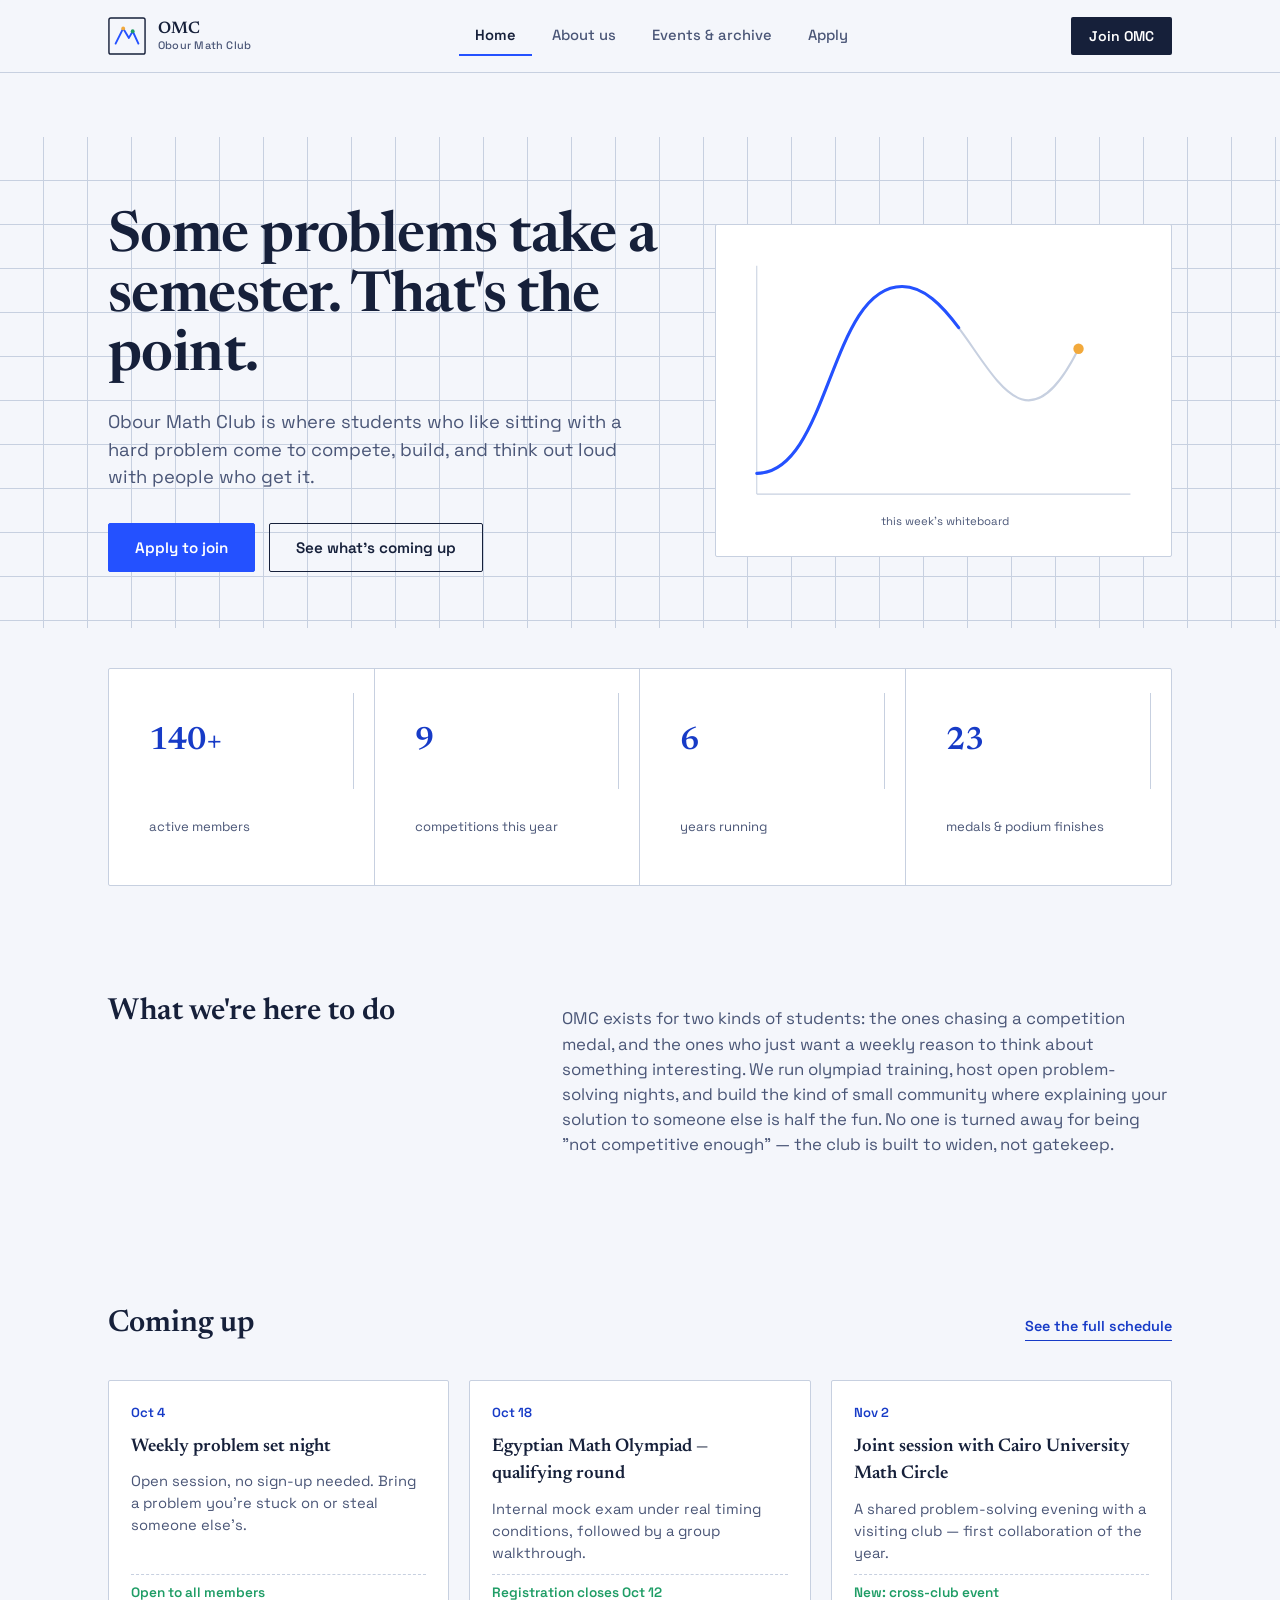
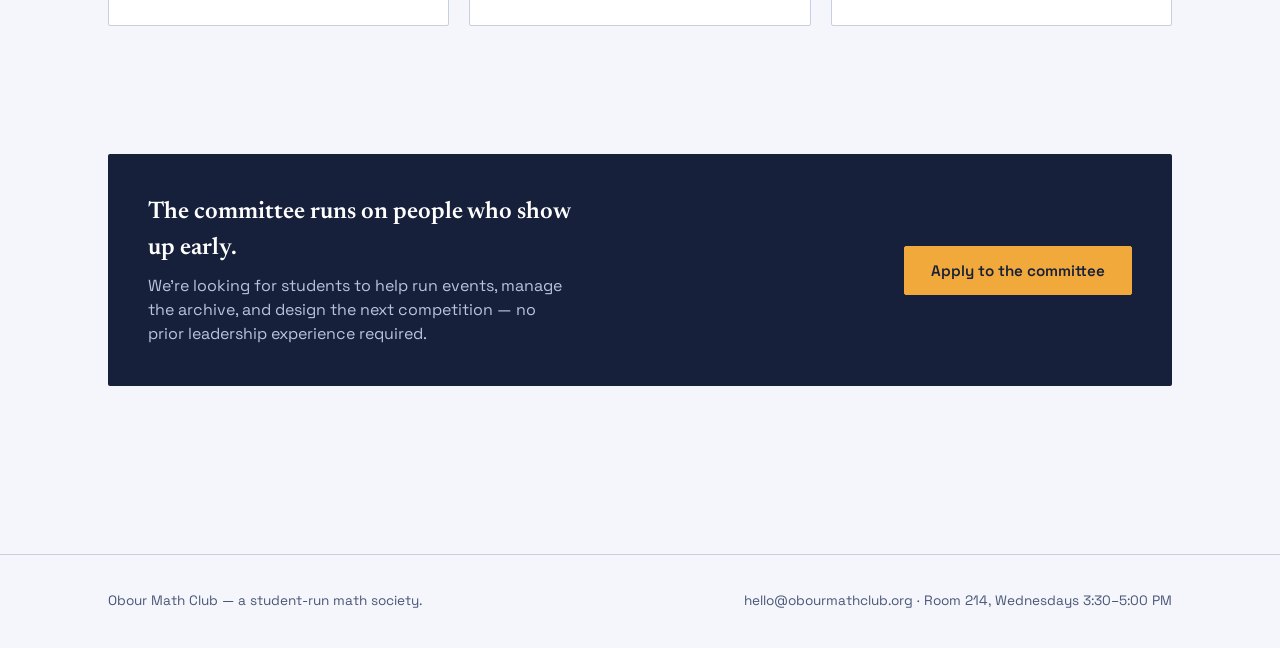
<file: index.html>
<!DOCTYPE html>
<html lang="en">
<head>
<meta charset="UTF-8">
<meta name="viewport" content="width=device-width, initial-scale=1.0">
<title>Obour Math Club</title>
<link rel="preconnect" href="https://fonts.googleapis.com">
<link href="https://fonts.googleapis.com/css2?family=Newsreader:ital,opsz,wght@0,6..72,400;0,6..72,500;0,6..72,600;0,6..72,700;1,6..72,500&family=Space+Grotesk:wght@400;500;600;700&display=swap" rel="stylesheet">
<style>
  :root{
    --paper:#F4F6FB;
    --paper-2:#EAEEF7;
    --ink:#16203A;
    --ink-soft:#4A5677;
    --line:#C7D0E0;
    --blue:#2451FF;
    --blue-deep:#173BC7;
    --amber:#F2A93B;
    --green:#1F9D66;
    --white:#FFFFFF;
    --radius:2px;
  }
  *{box-sizing:border-box;}
  html{scroll-behavior:smooth;}
  body{
    margin:0;
    background:var(--paper);
    color:var(--ink);
    font-family:'Space Grotesk', sans-serif;
    line-height:1.5;
    -webkit-font-smoothing:antialiased;
  }
  h1,h2,h3,.serif{
    font-family:'Newsreader', serif;
    font-weight:600;
    color:var(--ink);
    margin:0;
  }
  a{color:inherit;text-decoration:none;}
  button{font-family:inherit;cursor:pointer;}
  :focus-visible{outline:3px solid var(--blue); outline-offset:2px;}

  .grid-bg{
    background-image:
      linear-gradient(var(--line) 1px, transparent 1px),
      linear-gradient(90deg, var(--line) 1px, transparent 1px);
    background-size:44px 44px;
    background-position:-1px -1px;
  }

  .wrap{max-width:1120px; margin:0 auto; padding:0 28px;}

  /* ---------- NAV ---------- */
  header{
    position:sticky; top:0; z-index:50;
    background:rgba(244,246,251,0.92);
    backdrop-filter:blur(6px);
    border-bottom:1px solid var(--line);
  }
  .nav-inner{
    display:flex; align-items:center; justify-content:space-between;
    padding:16px 28px; max-width:1120px; margin:0 auto;
  }
  .brand{display:flex; align-items:center; gap:12px;}
  .brand-mark{
    width:38px; height:38px; flex:none;
  }
  .brand-name{font-family:'Newsreader', serif; font-weight:600; font-size:1.05rem; line-height:1.15;}
  .brand-name span{display:block; font-family:'Space Grotesk',sans-serif; font-weight:500; font-size:0.68rem; color:var(--ink-soft); letter-spacing:0.02em;}
  nav.links{display:flex; gap:4px;}
  nav.links button{
    background:none; border:none; padding:10px 16px; font-size:0.92rem;
    color:var(--ink-soft); font-weight:500; border-bottom:2px solid transparent;
    transition:color .15s ease, border-color .15s ease;
  }
  nav.links button:hover{color:var(--ink);}
  nav.links button.active{color:var(--ink); border-bottom-color:var(--blue); font-weight:600;}
  .nav-cta{
    background:var(--ink); color:var(--white); padding:10px 18px; font-size:0.88rem;
    font-weight:600; border-radius:var(--radius); border:none; white-space:nowrap;
  }
  .nav-cta:hover{background:var(--blue-deep);}
  .mobile-toggle{display:none; background:none; border:1px solid var(--line); padding:8px 12px; border-radius:var(--radius);}

  @media (max-width:820px){
    nav.links{display:none; position:absolute; top:100%; left:0; right:0; background:var(--paper); flex-direction:column; border-bottom:1px solid var(--line); padding:8px 0;}
    nav.links.open{display:flex;}
    nav.links button{text-align:left; padding:14px 28px; border-bottom:none; border-left:3px solid transparent;}
    nav.links button.active{border-left-color:var(--blue); background:var(--paper-2);}
    .mobile-toggle{display:block;}
    .nav-cta{display:none;}
  }

  /* ---------- PAGES ---------- */
  .page{display:none;}
  .page.active{display:block; animation:fade .35s ease;}
  @keyframes fade{from{opacity:0; transform:translateY(6px);} to{opacity:1; transform:none;}}
  @media (prefers-reduced-motion:reduce){ .page.active{animation:none;} }

  section{padding:64px 0;}
  section.tight{padding:40px 0;}
  .eyebrow-free-label{font-size:0.8rem; color:var(--ink-soft); font-weight:500;}

  /* ---------- HERO ---------- */
  .hero{padding:72px 0 56px;}
  .hero-grid{display:grid; grid-template-columns:1.1fr 0.9fr; gap:48px; align-items:center;}
  @media (max-width:900px){ .hero-grid{grid-template-columns:1fr;} }
  .hero h1{font-size:clamp(2.4rem, 4.4vw, 3.6rem); line-height:1.06; letter-spacing:-0.01em;}
  .hero p.lede{margin-top:20px; font-size:1.15rem; color:var(--ink-soft); max-width:46ch;}
  .hero-actions{display:flex; gap:14px; margin-top:32px; flex-wrap:wrap;}
  .btn{
    display:inline-block; padding:14px 26px; font-weight:600; font-size:0.95rem;
    border-radius:var(--radius); border:1.5px solid var(--ink);
  }
  .btn-primary{background:var(--blue); border-color:var(--blue); color:var(--white);}
  .btn-primary:hover{background:var(--blue-deep); border-color:var(--blue-deep);}
  .btn-ghost{background:transparent; color:var(--ink);}
  .btn-ghost:hover{background:var(--ink); color:var(--white);}

  .hero-visual{background:var(--white); border:1px solid var(--line); border-radius:var(--radius); padding:20px;}
  .hero-visual svg{width:100%; height:auto; display:block;}

  /* stat bar */
  .stat-bar{
    display:grid; grid-template-columns:repeat(4,1fr); border:1px solid var(--line); background:var(--white);
    border-radius:var(--radius); overflow:hidden;
  }
  .stat-bar div{padding:24px 20px; border-right:1px solid var(--line);}
  .stat-bar div:last-child{border-right:none;}
  .stat-num{font-family:'Newsreader',serif; font-weight:600; font-size:2rem; color:var(--blue-deep);}
  .stat-label{font-size:0.82rem; color:var(--ink-soft); margin-top:4px;}
  @media (max-width:700px){ .stat-bar{grid-template-columns:repeat(2,1fr);} .stat-bar div{border-bottom:1px solid var(--line);} }

  /* mission */
  .mission{display:grid; grid-template-columns:0.8fr 1.2fr; gap:48px;}
  @media (max-width:800px){ .mission{grid-template-columns:1fr;} }
  .mission h2{font-size:1.9rem;}
  .mission p{color:var(--ink-soft); font-size:1.05rem; max-width:60ch;}

  /* section headers */
  .section-head{display:flex; align-items:baseline; justify-content:space-between; gap:20px; margin-bottom:32px; flex-wrap:wrap;}
  .section-head h2{font-size:1.9rem;}
  .section-head a.see-all{font-size:0.9rem; font-weight:600; color:var(--blue-deep); border-bottom:1px solid var(--blue-deep); padding-bottom:2px;}

  /* event teaser cards */
  .card-row{display:grid; grid-template-columns:repeat(3,1fr); gap:20px;}
  @media (max-width:900px){ .card-row{grid-template-columns:1fr;} }
  .event-card{
    border:1px solid var(--line); background:var(--white); border-radius:var(--radius);
    padding:22px; display:flex; flex-direction:column; gap:10px;
  }
  .event-date{font-size:0.82rem; color:var(--blue-deep); font-weight:600;}
  .event-card h3{font-size:1.15rem; font-weight:600;}
  .event-card p{color:var(--ink-soft); font-size:0.92rem; margin:0;}
  .event-hook{font-size:0.85rem; color:var(--green); font-weight:600; margin-top:auto; padding-top:8px; border-top:1px dashed var(--line);}

  /* recruit banner */
  .recruit-banner{
    background:var(--ink); color:var(--white); border-radius:var(--radius);
    padding:40px 40px; display:flex; align-items:center; justify-content:space-between; gap:24px; flex-wrap:wrap;
  }
  .recruit-banner h3{color:var(--white); font-size:1.5rem; max-width:32ch;}
  .recruit-banner p{color:#B9C3E0; margin:8px 0 0; max-width:42ch;}
  .recruit-banner .btn-primary{border-color:var(--amber); background:var(--amber); color:var(--ink);}
  .recruit-banner .btn-primary:hover{background:#e0982a; border-color:#e0982a;}

  footer{border-top:1px solid var(--line); padding:36px 0; margin-top:40px;}
  .footer-inner{display:flex; justify-content:space-between; gap:20px; flex-wrap:wrap; font-size:0.85rem; color:var(--ink-soft);}

  /* ---------- ABOUT ---------- */
  .about-hero{padding:56px 0 20px;}
  .about-hero h1{font-size:clamp(2rem,3.6vw,2.8rem);}
  .about-hero p{color:var(--ink-soft); max-width:62ch; font-size:1.05rem; margin-top:16px;}

  .photo-grid{display:grid; grid-template-columns:repeat(4,1fr); gap:16px;}
  @media (max-width:820px){ .photo-grid{grid-template-columns:repeat(2,1fr);} }
  .photo{
    aspect-ratio:4/5; border-radius:var(--radius); background:var(--paper-2); border:1px solid var(--line);
    display:flex; align-items:flex-end; padding:12px; position:relative; overflow:hidden;
  }
  .photo .ph-fill{
    position:absolute; inset:0; opacity:0.9;
  }
  .photo .cap{position:relative; z-index:2; background:rgba(255,255,255,0.92); padding:6px 10px; border-radius:var(--radius); font-size:0.8rem;}
  .photo .cap b{display:block; font-size:0.85rem;}
  .photo .cap span{color:var(--ink-soft); font-size:0.74rem;}

  .gallery-grid{display:grid; grid-template-columns:repeat(3,1fr); gap:16px;}
  @media (max-width:820px){ .gallery-grid{grid-template-columns:repeat(2,1fr);} }
  .gallery-item{aspect-ratio:3/2; border-radius:var(--radius); border:1px solid var(--line); overflow:hidden; position:relative;}
  .gallery-item .cap{position:absolute; bottom:0; left:0; right:0; background:linear-gradient(transparent, rgba(22,32,58,0.75)); color:#fff; font-size:0.8rem; padding:24px 12px 10px;}

  .contact-panel{
    display:grid; grid-template-columns:1fr 1fr; gap:32px; border:1px solid var(--line); background:var(--white);
    border-radius:var(--radius); padding:32px;
  }
  @media (max-width:800px){ .contact-panel{grid-template-columns:1fr;} }
  .contact-item{display:flex; gap:14px; margin-bottom:18px;}
  .contact-item .ic{width:20px; height:20px; flex:none; margin-top:2px; color:var(--blue-deep);}
  .contact-item b{display:block; font-size:0.95rem;}
  .contact-item span{color:var(--ink-soft); font-size:0.9rem;}

  /* ---------- EVENTS ---------- */
  .subnav{display:flex; gap:8px; border-bottom:1px solid var(--line); margin-bottom:36px; overflow-x:auto;}
  .subnav button{
    background:none; border:none; padding:12px 4px; margin-right:24px; font-size:0.95rem; color:var(--ink-soft);
    border-bottom:2px solid transparent; font-weight:500; white-space:nowrap;
  }
  .subnav button.active{color:var(--ink); border-bottom-color:var(--amber); font-weight:600;}

  .timeline{position:relative; padding-left:32px; border-left:1px solid var(--line);}
  .tl-item{position:relative; padding-bottom:32px;}
  .tl-item:last-child{padding-bottom:0;}
  .tl-item::before{
    content:attr(data-n); position:absolute; left:-46px; top:0; width:28px; height:28px;
    background:var(--blue); color:#fff; border-radius:50%; display:flex; align-items:center; justify-content:center;
    font-size:0.78rem; font-weight:700;
  }
  .tl-item .tl-date{font-size:0.8rem; color:var(--blue-deep); font-weight:600;}
  .tl-item h3{font-size:1.1rem; margin-top:4px;}
  .tl-item p{color:var(--ink-soft); font-size:0.92rem; margin:6px 0 0;}

  .result-list{display:flex; flex-direction:column; border:1px solid var(--line); border-radius:var(--radius); overflow:hidden; background:var(--white);}
  .result-row{display:grid; grid-template-columns:110px 1fr auto; gap:16px; align-items:center; padding:16px 20px; border-bottom:1px solid var(--line);}
  .result-row:last-child{border-bottom:none;}
  .result-row .yr{font-weight:600; color:var(--ink-soft); font-size:0.9rem;}
  .result-row .title{font-weight:500;}
  .result-row .badge{font-size:0.78rem; font-weight:700; color:var(--green); background:#E7F6EE; padding:5px 10px; border-radius:var(--radius); white-space:nowrap;}
  @media (max-width:640px){ .result-row{grid-template-columns:1fr; gap:6px;} }

  .collab-grid{display:grid; grid-template-columns:repeat(4,1fr); gap:16px;}
  @media (max-width:700px){ .collab-grid{grid-template-columns:repeat(2,1fr);} }
  .collab-card{border:1px solid var(--line); background:var(--white); border-radius:var(--radius); padding:20px; text-align:center;}
  .collab-card .mark{width:44px; height:44px; margin:0 auto 10px;}
  .collab-card b{font-size:0.88rem;}

  .resource-grid{display:grid; grid-template-columns:repeat(3,1fr); gap:16px;}
  @media (max-width:800px){ .resource-grid{grid-template-columns:1fr;} }
  .resource-card{
    border:1px solid var(--line); background:var(--white); border-radius:var(--radius); padding:20px;
    display:flex; gap:14px; align-items:flex-start;
  }
  .resource-card .ic{width:26px; height:26px; flex:none; color:var(--amber);}
  .resource-card b{font-size:0.95rem; display:block;}
  .resource-card span{font-size:0.85rem; color:var(--ink-soft);}

  /* ---------- APPLICATION ---------- */
  .apply-grid{display:grid; grid-template-columns:0.85fr 1.15fr; gap:48px;}
  @media (max-width:900px){ .apply-grid{grid-template-columns:1fr;} }
  .apply-side h1{font-size:clamp(2rem,3.6vw,2.6rem);}
  .apply-side p{color:var(--ink-soft); margin-top:14px; max-width:42ch;}
  .apply-points{margin-top:28px; display:flex; flex-direction:column; gap:16px;}
  .apply-point{display:flex; gap:12px;}
  .apply-point .dot{width:8px; height:8px; border-radius:50%; background:var(--blue); margin-top:8px; flex:none;}
  .apply-point b{font-size:0.95rem; display:block;}
  .apply-point span{font-size:0.88rem; color:var(--ink-soft);}

  .form-panel{background:var(--white); border:1px solid var(--line); border-radius:var(--radius); padding:32px;}
  .track-toggle{display:flex; border:1px solid var(--line); border-radius:var(--radius); overflow:hidden; margin-bottom:28px;}
  .track-toggle button{flex:1; padding:14px; background:var(--white); border:none; font-weight:600; font-size:0.92rem; color:var(--ink-soft); border-right:1px solid var(--line);}
  .track-toggle button:last-child{border-right:none;}
  .track-toggle button.active{background:var(--ink); color:#fff;}

  .field{margin-bottom:20px;}
  .field label{display:block; font-size:0.85rem; font-weight:600; margin-bottom:6px;}
  .field .hint{font-size:0.78rem; color:var(--ink-soft); font-weight:400; display:block; margin-top:4px;}
  .field input, .field select, .field textarea{
    width:100%; padding:12px 14px; border:1px solid var(--line); border-radius:var(--radius);
    font-family:inherit; font-size:0.92rem; background:var(--paper); color:var(--ink);
  }
  .field textarea{min-height:100px; resize:vertical;}
  .field input:focus, .field select:focus, .field textarea:focus{outline:2px solid var(--blue); border-color:var(--blue);}
  .two-col{display:grid; grid-template-columns:1fr 1fr; gap:16px;}
  @media (max-width:520px){ .two-col{grid-template-columns:1fr;} }
  .committee-only{display:none;}
  .committee-only.show{display:block;}
  .role-chips{display:flex; flex-wrap:wrap; gap:8px;}
  .role-chip{border:1px solid var(--line); padding:8px 14px; border-radius:999px; font-size:0.85rem; background:var(--paper); cursor:pointer;}
  .role-chip.sel{background:var(--blue); border-color:var(--blue); color:#fff;}
  .submit-btn{
    width:100%; padding:15px; background:var(--blue); color:#fff; border:none; border-radius:var(--radius);
    font-weight:700; font-size:0.98rem; margin-top:8px;
  }
  .submit-btn:hover{background:var(--blue-deep);}
  .confirm-box{display:none; text-align:center; padding:40px 20px;}
  .confirm-box.show{display:block;}
  .confirm-box .mark{width:52px; height:52px; margin:0 auto 16px; color:var(--green);}
  .confirm-box h3{font-size:1.3rem;}
  .confirm-box p{color:var(--ink-soft); margin-top:8px;}
</style>
</head>
<body>

<header>
  <div class="nav-inner">
    <div class="brand">
      <svg class="brand-mark" viewBox="0 0 40 40" fill="none">
        <rect x="1" y="1" width="38" height="38" rx="2" stroke="#16203A" stroke-width="1.5"/>
        <path d="M8 28L16 12L22 22L26 15L32 28" stroke="#2451FF" stroke-width="2" stroke-linecap="round" stroke-linejoin="round"/>
        <circle cx="16" cy="12" r="2" fill="#F2A93B"/>
        <circle cx="26" cy="15" r="2" fill="#1F9D66"/>
      </svg>
      <div class="brand-name">OMC<span>Obour Math Club</span></div>
    </div>
    <nav class="links" id="navLinks">
      <button data-page="home" class="active">Home</button>
      <button data-page="about">About us</button>
      <button data-page="events">Events &amp; archive</button>
      <button data-page="apply">Apply</button>
    </nav>
    <button class="nav-cta" data-page="apply">Join OMC</button>
    <button class="mobile-toggle" id="mobileToggle" aria-label="Toggle menu">☰</button>
  </div>
</header>

<!-- ================= HOME ================= -->
<main>
<section id="page-home" class="page active">

  <div class="hero grid-bg">
    <div class="wrap">
      <div class="hero-grid">
        <div>
          <h1>Some problems take a semester. That's the point.</h1>
          <p class="lede">Obour Math Club is where students who like sitting with a hard problem come to compete, build, and think out loud with people who get it.</p>
          <div class="hero-actions">
            <button class="btn btn-primary" data-page="apply">Apply to join</button>
            <button class="btn btn-ghost" data-page="events">See what's coming up</button>
          </div>
        </div>
        <div class="hero-visual">
          <svg viewBox="0 0 400 280" xmlns="http://www.w3.org/2000/svg">
            <defs>
              <path id="curvePath" d="M20 220 C 90 220, 90 40, 160 40 S 260 240, 330 100" />
            </defs>
            <line x1="20" y1="240" x2="380" y2="240" stroke="#C7D0E0" stroke-width="1"/>
            <line x1="20" y1="20" x2="20" y2="240" stroke="#C7D0E0" stroke-width="1"/>
            <use href="#curvePath" stroke="#C7D0E0" stroke-width="2" fill="none"/>
            <path d="M20 220 C 90 220, 90 40, 160 40 S 260 240, 330 100" stroke="#2451FF" stroke-width="3" fill="none" stroke-linecap="round" pathLength="100" stroke-dasharray="100" stroke-dashoffset="100">
              <animate attributeName="stroke-dashoffset" from="100" to="0" dur="2.2s" fill="freeze" />
            </path>
            <circle cx="330" cy="100" r="5" fill="#F2A93B"/>
            <text x="140" y="270" font-family="Space Grotesk" font-size="11" fill="#4A5677">this week's whiteboard</text>
          </svg>
        </div>
      </div>
    </div>
  </div>

  <section class="tight">
    <div class="wrap">
      <div class="stat-bar">
        <div><div class="stat-num" data-stat="members">140+</div><div class="stat-label">active members</div></div>
        <div><div class="stat-num" data-stat="competitions">9</div><div class="stat-label">competitions this year</div></div>
        <div><div class="stat-num" data-stat="years">6</div><div class="stat-label">years running</div></div>
        <div><div class="stat-num" data-stat="medals">23</div><div class="stat-label">medals &amp; podium finishes</div></div>
      </div>
    </div>
  </section>

  <section>
    <div class="wrap mission">
      <h2>What we're here to do</h2>
      <p>OMC exists for two kinds of students: the ones chasing a competition medal, and the ones who just want a weekly reason to think about something interesting. We run olympiad training, host open problem-solving nights, and build the kind of small community where explaining your solution to someone else is half the fun. No one is turned away for being "not competitive enough" — the club is built to widen, not gatekeep.</p>
    </div>
  </section>

  <section>
    <div class="wrap">
      <div class="section-head">
        <h2>Coming up</h2>
        <a class="see-all" data-page="events">See the full schedule</a>
      </div>
      <div class="card-row">
        <div class="event-card">
          <div class="event-date">Oct 4</div>
          <h3>Weekly problem set night</h3>
          <p>Open session, no sign-up needed. Bring a problem you're stuck on or steal someone else's.</p>
          <div class="event-hook">Open to all members</div>
        </div>
        <div class="event-card">
          <div class="event-date">Oct 18</div>
          <h3>Egyptian Math Olympiad — qualifying round</h3>
          <p>Internal mock exam under real timing conditions, followed by a group walkthrough.</p>
          <div class="event-hook">Registration closes Oct 12</div>
        </div>
        <div class="event-card">
          <div class="event-date">Nov 2</div>
          <h3>Joint session with Cairo University Math Circle</h3>
          <p>A shared problem-solving evening with a visiting club — first collaboration of the year.</p>
          <div class="event-hook">New: cross-club event</div>
        </div>
      </div>
    </div>
  </section>

  <section>
    <div class="wrap">
      <div class="recruit-banner">
        <div>
          <h3>The committee runs on people who show up early.</h3>
          <p>We're looking for students to help run events, manage the archive, and design the next competition — no prior leadership experience required.</p>
        </div>
        <button class="btn btn-primary" data-page="apply">Apply to the committee</button>
      </div>
    </div>
  </section>

</section>

<!-- ================= ABOUT ================= -->
<section id="page-about" class="page">

  <div class="about-hero">
    <div class="wrap">
      <h1>A club built by the people who stayed after the first meeting</h1>
      <p>OMC started as five students trading problem sets in a classroom after school. Six years later, it's a full committee, a weekly training program, and a room that's usually still full at closing time.</p>
    </div>
  </div>

  <section>
    <div class="wrap">
      <div class="section-head"><h2>The committee</h2></div>
      <div class="photo-grid">
        <div class="photo"><div class="ph-fill" style="background:linear-gradient(135deg,#2451FF33,#F2A93B33)"></div><div class="cap"><b>Youssef K.</b><span>President</span></div></div>
        <div class="photo"><div class="ph-fill" style="background:linear-gradient(135deg,#1F9D6633,#2451FF22)"></div><div class="cap"><b>Nour A.</b><span>Vice President</span></div></div>
        <div class="photo"><div class="ph-fill" style="background:linear-gradient(135deg,#F2A93B33,#1F9D6622)"></div><div class="cap"><b>Malak S.</b><span>Head of Training</span></div></div>
        <div class="photo"><div class="ph-fill" style="background:linear-gradient(135deg,#2451FF22,#16203A22)"></div><div class="cap"><b>Omar T.</b><span>Events Lead</span></div></div>
      </div>
    </div>
  </section>

  <section>
    <div class="wrap">
      <div class="section-head"><h2>From past sessions</h2></div>
      <div class="gallery-grid">
        <div class="gallery-item"><div class="ph-fill" style="position:absolute;inset:0;background:linear-gradient(135deg,#C7D0E0,#EAEEF7)"></div><div class="cap">Regional olympiad, 2025 team</div></div>
        <div class="gallery-item"><div class="ph-fill" style="position:absolute;inset:0;background:linear-gradient(135deg,#EAEEF7,#C7D0E0)"></div><div class="cap">Whiteboard night, spring term</div></div>
        <div class="gallery-item"><div class="ph-fill" style="position:absolute;inset:0;background:linear-gradient(135deg,#DCE3F0,#F4F6FB)"></div><div class="cap">Awards evening, June 2024</div></div>
      </div>
    </div>
  </section>

  <section>
    <div class="wrap">
      <div class="section-head"><h2>Get in touch</h2></div>
      <div class="contact-panel">
        <div>
          <div class="contact-item">
            <svg class="ic" viewBox="0 0 24 24" fill="none"><path d="M3 6h18v12H3z" stroke="currentColor" stroke-width="1.6"/><path d="M3 7l9 6 9-6" stroke="currentColor" stroke-width="1.6"/></svg>
            <div><b>Email</b><span>hello@obourmathclub.org</span></div>
          </div>
          <div class="contact-item">
            <svg class="ic" viewBox="0 0 24 24" fill="none"><path d="M12 21s7-6.1 7-11.5A7 7 0 0 0 5 9.5C5 14.9 12 21 12 21z" stroke="currentColor" stroke-width="1.6"/><circle cx="12" cy="9.5" r="2.3" stroke="currentColor" stroke-width="1.6"/></svg>
            <div><b>Where we meet</b><span>Room 214, weekly on Wednesdays, 3:30–5:00 PM</span></div>
          </div>
        </div>
        <div>
          <div class="contact-item">
            <svg class="ic" viewBox="0 0 24 24" fill="none"><rect x="3" y="4" width="18" height="16" rx="2" stroke="currentColor" stroke-width="1.6"/><path d="M3 9h18" stroke="currentColor" stroke-width="1.6"/></svg>
            <div><b>Office hours</b><span>Committee is around Mon &amp; Wed at lunch for questions</span></div>
          </div>
          <div class="contact-item">
            <svg class="ic" viewBox="0 0 24 24" fill="none"><path d="M4 12a8 8 0 1 0 16 0 8 8 0 1 0-16 0z" stroke="currentColor" stroke-width="1.6"/><path d="M4 12h16M12 4c2.2 2.2 3.3 5 3.3 8s-1.1 5.8-3.3 8c-2.2-2.2-3.3-5-3.3-8s1.1-5.8 3.3-8z" stroke="currentColor" stroke-width="1.6"/></svg>
            <div><b>Socials</b><span>@obourmathclub — updates on events and results</span></div>
          </div>
        </div>
      </div>
    </div>
  </section>

</section>

<!-- ================= EVENTS ================= -->
<section id="page-events" class="page">
  <section style="padding-top:56px;">
    <div class="wrap">
      <h1 style="font-size:clamp(2rem,3.6vw,2.6rem);">Events &amp; archive</h1>
      <p style="color:var(--ink-soft); margin-top:12px; max-width:60ch;">What's running now, what we've already run, and everything we've collected along the way.</p>

      <div class="subnav" id="eventsSubnav">
        <button data-tab="upcoming" class="active">Upcoming schedule</button>
        <button data-tab="current">Current competitions</button>
        <button data-tab="archive">Past results</button>
        <button data-tab="collab">Collaborations</button>
        <button data-tab="resources">Resources &amp; drive</button>
      </div>

      <div id="tab-upcoming" class="tab-panel">
        <div class="timeline">
          <div class="tl-item" data-n="1"><div class="tl-date">Oct 4</div><h3>Weekly problem set night</h3><p>Open session — no registration required.</p></div>
          <div class="tl-item" data-n="2"><div class="tl-date">Oct 18</div><h3>EGMO qualifying mock round</h3><p>Timed internal exam, followed by group solutions.</p></div>
          <div class="tl-item" data-n="3"><div class="tl-date">Nov 2</div><h3>Joint session — Cairo University Math Circle</h3><p>Shared problem set with a visiting club.</p></div>
          <div class="tl-item" data-n="4"><div class="tl-date">Nov 20</div><h3>Committee applications close</h3><p>Interviews scheduled the following week.</p></div>
          <div class="tl-item" data-n="5"><div class="tl-date">Dec 12</div><h3>Term showcase</h3><p>Members present a problem they solved this term, open to the whole school.</p></div>
        </div>
      </div>

      <div id="tab-current" class="tab-panel" style="display:none;">
        <div class="card-row">
          <div class="event-card"><div class="event-date">In progress</div><h3>Egyptian Math Olympiad — training track</h3><p>Weekly sessions building toward regional qualifiers in January.</p><div class="event-hook">12 members enrolled</div></div>
          <div class="event-card"><div class="event-date">In progress</div><h3>Problem-writing circle</h3><p>A small group drafting original problems for our own December mock exam.</p><div class="event-hook">Open to committee &amp; members</div></div>
          <div class="event-card"><div class="event-date">In progress</div><h3>Peer tutoring rota</h3><p>Senior members hold weekly drop-in help for calculus and combinatorics.</p><div class="event-hook">Drop in anytime</div></div>
        </div>
      </div>

      <div id="tab-archive" class="tab-panel" style="display:none;">
        <div class="result-list">
          <div class="result-row"><div class="yr">2025</div><div class="title">Egyptian Math Olympiad — Regional Round</div><div class="badge">2 medals</div></div>
          <div class="result-row"><div class="yr">2025</div><div class="title">Inter-school Math Relay, Qalyubia</div><div class="badge">1st place team</div></div>
          <div class="result-row"><div class="yr">2024</div><div class="title">National Math Challenge</div><div class="badge">4 finalists</div></div>
          <div class="result-row"><div class="yr">2024</div><div class="title">OMC Open Problem Marathon (internal)</div><div class="badge">38 participants</div></div>
          <div class="result-row"><div class="yr">2023</div><div class="title">Egyptian Math Olympiad — Regional Round</div><div class="badge">1 medal</div></div>
        </div>
      </div>

      <div id="tab-collab" class="tab-panel" style="display:none;">
        <div class="collab-grid">
          <div class="collab-card"><svg class="mark" viewBox="0 0 24 24" fill="none"><circle cx="12" cy="12" r="9" stroke="#2451FF" stroke-width="1.6"/><path d="M8 12h8M12 8v8" stroke="#2451FF" stroke-width="1.6"/></svg><b>Cairo University Math Circle</b></div>
          <div class="collab-card"><svg class="mark" viewBox="0 0 24 24" fill="none"><rect x="4" y="4" width="16" height="16" stroke="#1F9D66" stroke-width="1.6"/><path d="M4 12h16" stroke="#1F9D66" stroke-width="1.6"/></svg><b>Qalyubia STEM Network</b></div>
          <div class="collab-card"><svg class="mark" viewBox="0 0 24 24" fill="none"><polygon points="12,4 20,20 4,20" stroke="#F2A93B" stroke-width="1.6"/></svg><b>Obour STEM School</b></div>
          <div class="collab-card"><svg class="mark" viewBox="0 0 24 24" fill="none"><circle cx="12" cy="12" r="8" stroke="#2451FF" stroke-width="1.6"/><circle cx="12" cy="12" r="3.5" stroke="#2451FF" stroke-width="1.6"/></svg><b>Egyptian Math Society (student chapter)</b></div>
        </div>
      </div>

      <div id="tab-resources" class="tab-panel" style="display:none;">
        <div class="resource-grid">
          <div class="resource-card"><svg class="ic" viewBox="0 0 24 24" fill="none"><path d="M6 2h9l5 5v15H6z" stroke="currentColor" stroke-width="1.6"/><path d="M15 2v5h5" stroke="currentColor" stroke-width="1.6"/></svg><div><b>Past exam papers</b><span>Every mock and official round since 2021, sorted by year.</span></div></div>
          <div class="resource-card"><svg class="ic" viewBox="0 0 24 24" fill="none"><path d="M12 3v12M12 15l-4-4M12 15l4-4" stroke="currentColor" stroke-width="1.6"/><path d="M4 19h16" stroke="currentColor" stroke-width="1.6"/></svg><div><b>Shared drive</b><span>Training slides, problem sets, and solution writeups.</span></div></div>
          <div class="resource-card"><svg class="ic" viewBox="0 0 24 24" fill="none"><path d="M4 6h16M4 12h10M4 18h7" stroke="currentColor" stroke-width="1.6"/></svg><div><b>Reading list</b><span>Books and lecture notes the committee actually recommends.</span></div></div>
        </div>
      </div>
    </div>
  </section>
</section>

<!-- ================= APPLY ================= -->
<section id="page-apply" class="page">
  <section style="padding-top:56px;">
    <div class="wrap apply-grid">
      <div class="apply-side">
        <h1>Two ways in. Pick one, or try both.</h1>
        <p>Members join the training and the weekly problem nights. Committee members help build the club itself — running events, writing problems, keeping the archive alive.</p>
        <div class="apply-points">
          <div class="apply-point"><div class="dot"></div><div><b>No entry exam</b><span>Membership is open — the training tracks are what get harder, not the door in.</span></div></div>
          <div class="apply-point"><div class="dot"></div><div><b>Committee has room to grow</b><span>We're adding roles this term in events, design, and outreach.</span></div></div>
          <div class="apply-point"><div class="dot"></div><div><b>Applications reviewed weekly</b><span>Expect a reply within 7 days, sooner close to a competition.</span></div></div>
        </div>
      </div>

      <div class="form-panel">
        <div id="formView">
          <div class="track-toggle">
            <button type="button" class="active" data-track="member">Join as a member</button>
            <button type="button" data-track="committee">Apply for committee</button>
          </div>

          <form id="applyForm">
            <div class="two-col">
              <div class="field"><label for="fname">Full name</label><input id="fname" required></div>
              <div class="field"><label for="grade">Grade / year</label><input id="grade" required></div>
            </div>
            <div class="two-col">
              <div class="field"><label for="email">Email</label><input id="email" type="email" required></div>
              <div class="field"><label for="phone">Phone</label><input id="phone" type="tel"></div>
            </div>

            <div class="field committee-only" id="roleField">
              <label>Which role interests you?</label>
              <div class="role-chips" id="roleChips">
                <div class="role-chip" data-role="Events">Events</div>
                <div class="role-chip" data-role="Training">Training</div>
                <div class="role-chip" data-role="Design">Design</div>
                <div class="role-chip" data-role="Outreach">Outreach</div>
              </div>
              <span class="hint">Pick whichever fits — committee members often help across more than one.</span>
            </div>

            <div class="field">
              <label for="background">Math background</label>
              <input id="background" placeholder="e.g. Currently in Grade 11, took part in last year's regional round">
            </div>

            <div class="field">
              <label for="why" id="whyLabel">Why do you want to join?</label>
              <textarea id="why" required placeholder="A couple of sentences is plenty."></textarea>
            </div>

            <button type="submit" class="submit-btn" id="submitBtn">Submit application</button>
          </form>
        </div>

        <div class="confirm-box" id="confirmBox">
          <svg class="mark" viewBox="0 0 24 24" fill="none"><circle cx="12" cy="12" r="10" stroke="currentColor" stroke-width="1.6"/><path d="M7 12.5l3 3 7-7" stroke="currentColor" stroke-width="1.8" stroke-linecap="round" stroke-linejoin="round"/></svg>
          <h3>Application received</h3>
          <p>Thanks, <span id="confirmName"></span> — the committee reviews applications weekly. You'll hear back by email within 7 days.</p>
        </div>
      </div>
    </div>
  </section>
</section>
</main>

<footer>
  <div class="wrap footer-inner">
    <div>Obour Math Club — a student-run math society.</div>
    <div>hello@obourmathclub.org · Room 214, Wednesdays 3:30–5:00 PM</div>
  </div>
</footer>

<script>
  // ===== LIVE STATS FROM GOOGLE SHEET =====
  // 1. In your Google Sheet, row 1 must be headers: "key" in A1, "value" in B1.
  //    Rows below it: members/3, competitions/4, years/1, medals/1 (one per row).
  // 2. Click Share (top right) -> "Anyone with the link" -> Viewer.
  // 3. Copy the sheet ID from its normal URL:
  //      https://docs.google.com/spreadsheets/d/THIS_PART_IS_THE_ID/edit
  // 4. Paste that ID below, replacing the placeholder.
  const SHEET_ID = '1vtIwRgztqvu4tRkAlaVTIjef5tWIs8i3xk5V1s5Bm7s';
  const SHEET_TAB = '1'; // "1" = first tab. Use the tab's name instead if you rename it.

  async function loadLiveStats(){
    if(SHEET_ID.includes('PASTE_YOUR')) return; // not set up yet, keep the hardcoded fallback numbers
    try{
      const res = await fetch('https://opensheet.elk.sh/' + SHEET_ID + '/' + SHEET_TAB);
      if(!res.ok) return;
      const rows = await res.json(); // array of {key, value} objects
      const knownKeys = ['members', 'competitions', 'years', 'medals'];
      rows.forEach(row => {
        const key = (row.key || '').toLowerCase().trim();
        const value = row.value;
        if(!knownKeys.includes(key) || !value) return;
        const el = document.querySelector('.stat-num[data-stat="' + key + '"]');
        if(el) el.textContent = value;
      });
    } catch(err){
      // network issue or sheet not reachable yet — keep whatever numbers are already in the HTML
      console.warn('Could not load live stats, showing fallback numbers.', err);
    }
  }
  loadLiveStats();

  // ---- page navigation ----
  const pages = document.querySelectorAll('.page');
  const navButtons = document.querySelectorAll('nav.links button, [data-page]');
  function goTo(pageId){
    pages.forEach(p => p.classList.toggle('active', p.id === 'page-' + pageId));
    document.querySelectorAll('nav.links button').forEach(b => b.classList.toggle('active', b.dataset.page === pageId));
    document.getElementById('navLinks').classList.remove('open');
    window.scrollTo({top:0, behavior:'instant' in window ? 'instant' : 'auto'});
    history.replaceState(null, '', '#' + pageId);
  }
  navButtons.forEach(btn => {
    if(btn.dataset.page){
      btn.addEventListener('click', () => goTo(btn.dataset.page));
    }
  });
  document.getElementById('mobileToggle').addEventListener('click', () => {
    document.getElementById('navLinks').classList.toggle('open');
  });
  const initial = (location.hash || '#home').replace('#','');
  if(['home','about','events','apply'].includes(initial)) goTo(initial);

  // ---- events subnav ----
  const evButtons = document.querySelectorAll('#eventsSubnav button');
  evButtons.forEach(btn => {
    btn.addEventListener('click', () => {
      evButtons.forEach(b => b.classList.remove('active'));
      btn.classList.add('active');
      document.querySelectorAll('.tab-panel').forEach(p => p.style.display = 'none');
      document.getElementById('tab-' + btn.dataset.tab).style.display = 'block';
    });
  });

  // ---- application form ----
  const trackButtons = document.querySelectorAll('.track-toggle button');
  const roleField = document.getElementById('roleField');
  const whyLabel = document.getElementById('whyLabel');
  let currentTrack = 'member';
  trackButtons.forEach(btn => {
    btn.addEventListener('click', () => {
      trackButtons.forEach(b => b.classList.remove('active'));
      btn.classList.add('active');
      currentTrack = btn.dataset.track;
      roleField.classList.toggle('show', currentTrack === 'committee');
      whyLabel.textContent = currentTrack === 'committee'
        ? 'Why do you want to join the committee?'
        : 'Why do you want to join?';
    });
  });

  const roleChips = document.querySelectorAll('.role-chip');
  let selectedRole = null;
  roleChips.forEach(chip => {
    chip.addEventListener('click', () => {
      const already = chip.classList.contains('sel');
      roleChips.forEach(c => c.classList.remove('sel'));
      if(!already){ chip.classList.add('sel'); selectedRole = chip.dataset.role; }
      else { selectedRole = null; }
    });
  });

  // ===== FORM DELIVERY =====
  // 1. Sign up at https://formspree.io and create a form.
  // 2. Replace YOUR_FORM_ID below with the ID Formspree gives you
  //    (from a URL like https://formspree.io/f/abc1234, that's "abc1234").
  const FORMSPREE_ENDPOINT = 'https://formspree.io/f/xbgjpeea';

  document.getElementById('applyForm').addEventListener('submit', async function(e){
    e.preventDefault();
    const submitBtn = document.getElementById('submitBtn');
    const name = document.getElementById('fname').value.trim() || 'there';

    const payload = {
      track: currentTrack === 'committee' ? 'Committee' : 'Member',
      name: name,
      grade: document.getElementById('grade').value.trim(),
      email: document.getElementById('email').value.trim(),
      phone: document.getElementById('phone').value.trim(),
      role_interest: currentTrack === 'committee' ? (selectedRole || 'Not specified') : '',
      background: document.getElementById('background').value.trim(),
      why: document.getElementById('why').value.trim()
    };

    submitBtn.disabled = true;
    submitBtn.textContent = 'Sending...';

    try{
      const res = await fetch(FORMSPREE_ENDPOINT, {
        method: 'POST',
        headers: { 'Content-Type': 'application/json', 'Accept': 'application/json' },
        body: JSON.stringify(payload)
      });

      if(res.ok){
        document.getElementById('confirmName').textContent = name;
        document.getElementById('formView').style.display = 'none';
        document.getElementById('confirmBox').classList.add('show');
      } else {
        throw new Error('Formspree rejected the submission');
      }
    } catch(err){
      submitBtn.disabled = false;
      submitBtn.textContent = 'Submit application';
      alert('Something went wrong sending your application. Please try again, or email hello@obourmathclub.org directly.');
    }
  });
</script>
</body>
</html>
</file>
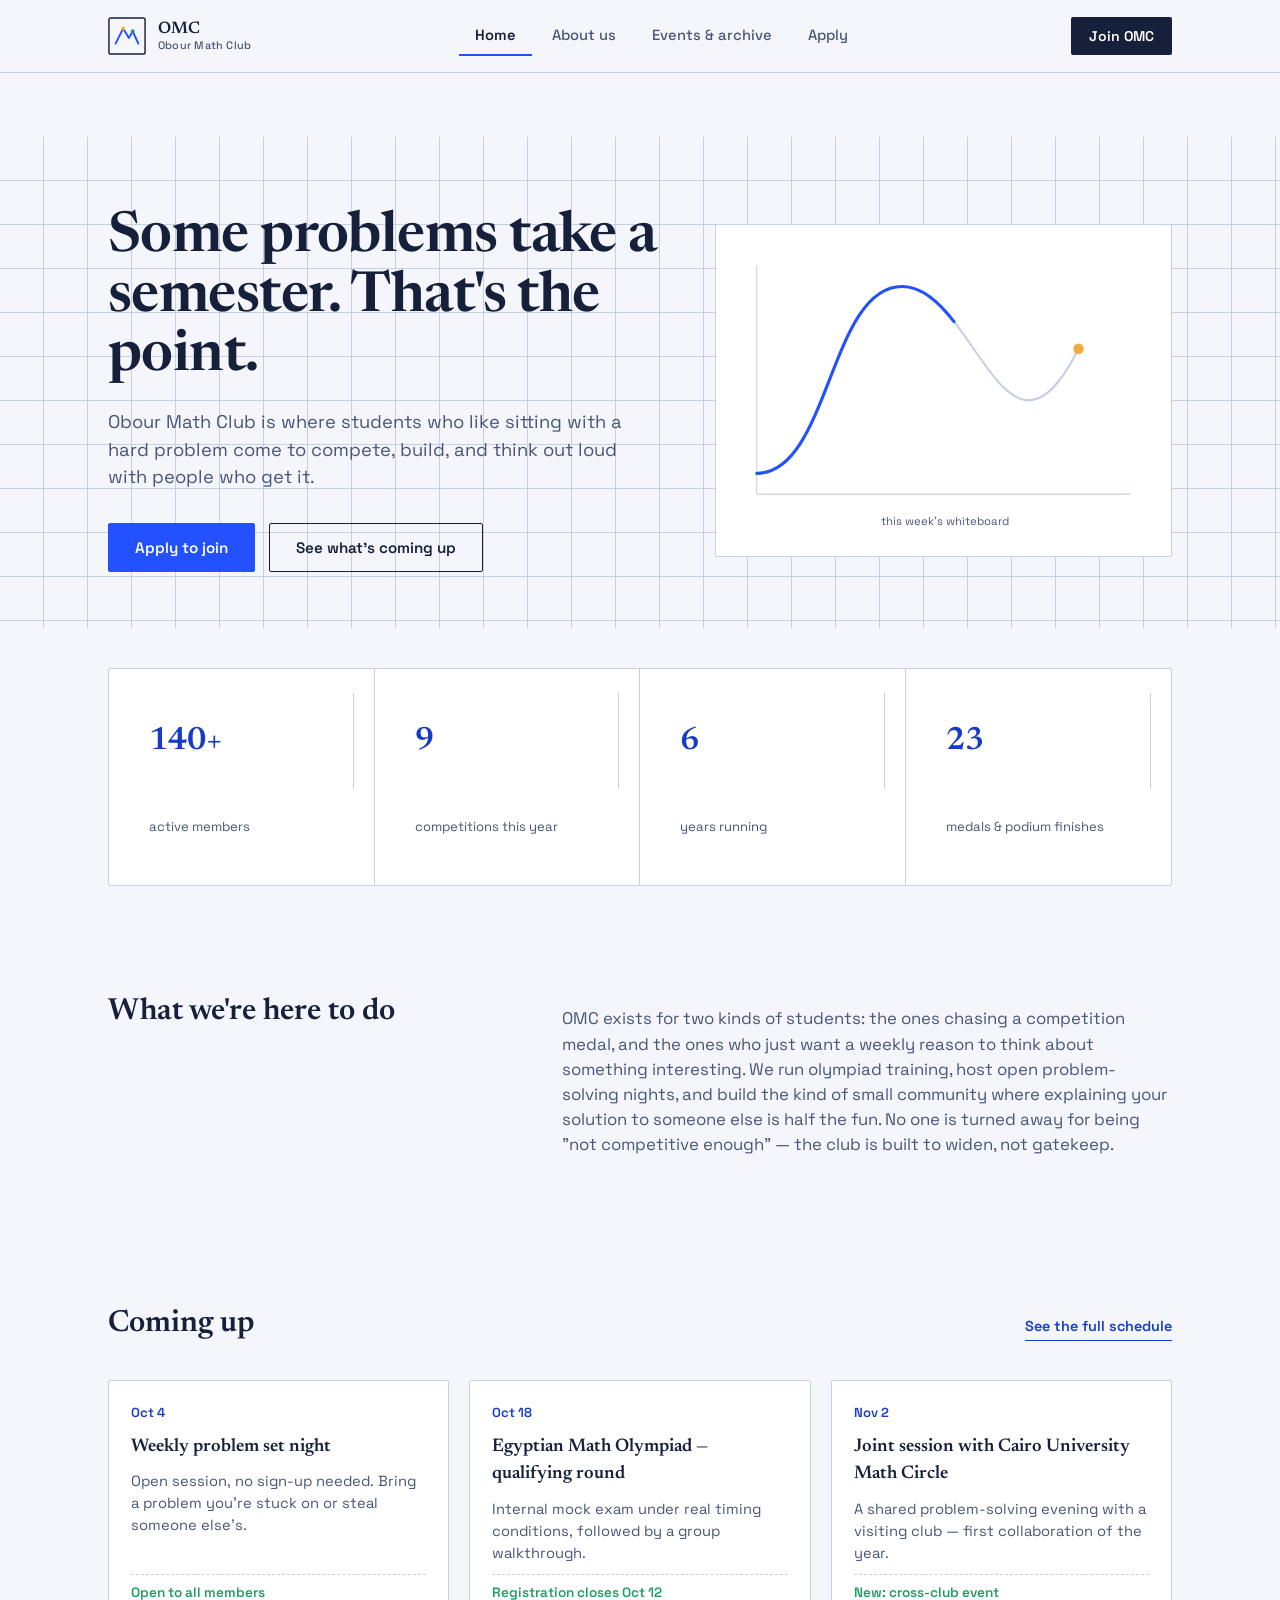
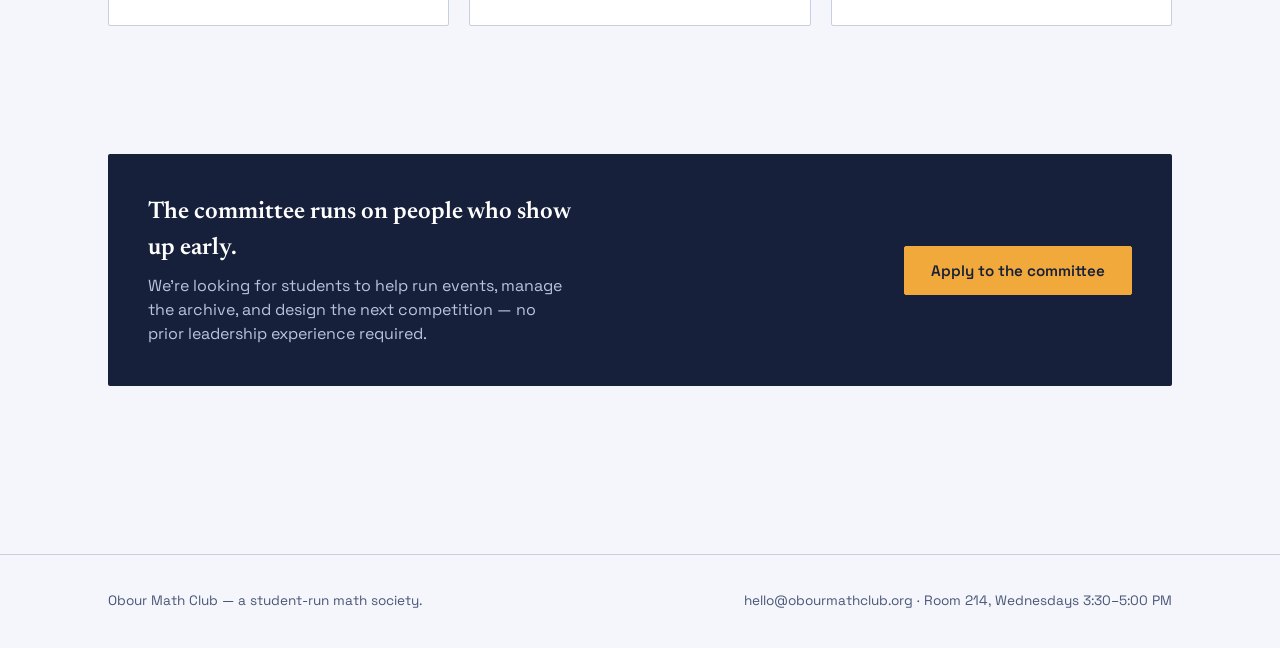
<file: front_end/index.html>
<!DOCTYPE html>
<html lang="en">
<head>
<meta charset="UTF-8">
<meta name="viewport" content="width=device-width, initial-scale=1.0">
<title>Obour Math Club</title>
<link rel="preconnect" href="https://fonts.googleapis.com">
<link href="https://fonts.googleapis.com/css2?family=Newsreader:ital,opsz,wght@0,6..72,400;0,6..72,500;0,6..72,600;0,6..72,700;1,6..72,500&family=Space+Grotesk:wght@400;500;600;700&display=swap" rel="stylesheet">
<link rel="stylesheet" href="./style.css">
</head>
<body>

<header>
  <div class="nav-inner">
    <div class="brand">
      <svg class="brand-mark" viewBox="0 0 40 40" fill="none">
        <rect x="1" y="1" width="38" height="38" rx="2" stroke="#16203A" stroke-width="1.5"/>
        <path d="M8 28L16 12L22 22L26 15L32 28" stroke="#2451FF" stroke-width="2" stroke-linecap="round" stroke-linejoin="round"/>
        <circle cx="16" cy="12" r="2" fill="#F2A93B"/>
        <circle cx="26" cy="15" r="2" fill="#1F9D66"/>
      </svg>
      <div class="brand-name">OMC<span>Obour Math Club</span></div>
    </div>
    <nav class="links" id="navLinks">
      <button data-page="home" class="active">Home</button>
      <button data-page="about">About us</button>
      <button data-page="events">Events &amp; archive</button>
      <button data-page="apply">Apply</button>
    </nav>
    <button class="nav-cta" data-page="apply">Join OMC</button>
    <button class="mobile-toggle" id="mobileToggle" aria-label="Toggle menu">☰</button>
  </div>
</header>

<!-- ================= HOME ================= -->
<main>
<section id="page-home" class="page active">

  <div class="hero grid-bg">
    <div class="wrap">
      <div class="hero-grid">
        <div>
          <h1>Some problems take a semester. That's the point.</h1>
          <p class="lede">Obour Math Club is where students who like sitting with a hard problem come to compete, build, and think out loud with people who get it.</p>
          <div class="hero-actions">
            <button class="btn btn-primary" data-page="apply">Apply to join</button>
            <button class="btn btn-ghost" data-page="events">See what's coming up</button>
          </div>
        </div>
        <div class="hero-visual">
          <svg viewBox="0 0 400 280" xmlns="http://www.w3.org/2000/svg">
            <defs>
              <path id="curvePath" d="M20 220 C 90 220, 90 40, 160 40 S 260 240, 330 100" />
            </defs>
            <line x1="20" y1="240" x2="380" y2="240" stroke="#C7D0E0" stroke-width="1"/>
            <line x1="20" y1="20" x2="20" y2="240" stroke="#C7D0E0" stroke-width="1"/>
            <use href="#curvePath" stroke="#C7D0E0" stroke-width="2" fill="none"/>
            <path d="M20 220 C 90 220, 90 40, 160 40 S 260 240, 330 100" stroke="#2451FF" stroke-width="3" fill="none" stroke-linecap="round" pathLength="100" stroke-dasharray="100" stroke-dashoffset="100">
              <animate attributeName="stroke-dashoffset" from="100" to="0" dur="2.2s" fill="freeze" />
            </path>
            <circle cx="330" cy="100" r="5" fill="#F2A93B"/>
            <text x="140" y="270" font-family="Space Grotesk" font-size="11" fill="#4A5677">this week's whiteboard</text>
          </svg>
        </div>
      </div>
    </div>
  </div>

  <section class="tight">
    <div class="wrap">
      <div class="stat-bar">
        <div><div class="stat-num" data-stat="members">140+</div><div class="stat-label">active members</div></div>
        <div><div class="stat-num" data-stat="competitions">9</div><div class="stat-label">competitions this year</div></div>
        <div><div class="stat-num" data-stat="years">6</div><div class="stat-label">years running</div></div>
        <div><div class="stat-num" data-stat="medals">23</div><div class="stat-label">medals &amp; podium finishes</div></div>
      </div>
    </div>
  </section>

  <section>
    <div class="wrap mission">
      <h2>What we're here to do</h2>
      <p>OMC exists for two kinds of students: the ones chasing a competition medal, and the ones who just want a weekly reason to think about something interesting. We run olympiad training, host open problem-solving nights, and build the kind of small community where explaining your solution to someone else is half the fun. No one is turned away for being "not competitive enough" — the club is built to widen, not gatekeep.</p>
    </div>
  </section>

  <section>
    <div class="wrap">
      <div class="section-head">
        <h2>Coming up</h2>
        <a class="see-all" data-page="events">See the full schedule</a>
      </div>
      <div class="card-row">
        <div class="event-card">
          <div class="event-date">Oct 4</div>
          <h3>Weekly problem set night</h3>
          <p>Open session, no sign-up needed. Bring a problem you're stuck on or steal someone else's.</p>
          <div class="event-hook">Open to all members</div>
        </div>
        <div class="event-card">
          <div class="event-date">Oct 18</div>
          <h3>Egyptian Math Olympiad — qualifying round</h3>
          <p>Internal mock exam under real timing conditions, followed by a group walkthrough.</p>
          <div class="event-hook">Registration closes Oct 12</div>
        </div>
        <div class="event-card">
          <div class="event-date">Nov 2</div>
          <h3>Joint session with Cairo University Math Circle</h3>
          <p>A shared problem-solving evening with a visiting club — first collaboration of the year.</p>
          <div class="event-hook">New: cross-club event</div>
        </div>
      </div>
    </div>
  </section>

  <section>
    <div class="wrap">
      <div class="recruit-banner">
        <div>
          <h3>The committee runs on people who show up early.</h3>
          <p>We're looking for students to help run events, manage the archive, and design the next competition — no prior leadership experience required.</p>
        </div>
        <button class="btn btn-primary" data-page="apply">Apply to the committee</button>
      </div>
    </div>
  </section>

</section>

<!-- ================= ABOUT ================= -->
<section id="page-about" class="page">

  <div class="about-hero">
    <div class="wrap">
      <h1>A club built by the people who stayed after the first meeting</h1>
      <p>OMC started as five students trading problem sets in a classroom after school. Six years later, it's a full committee, a weekly training program, and a room that's usually still full at closing time.</p>
    </div>
  </div>

  <section>
    <div class="wrap">
      <div class="section-head"><h2>The committee</h2></div>
      <div class="photo-grid">
        <div class="photo"><div class="ph-fill" style="background:linear-gradient(135deg,#2451FF33,#F2A93B33)"></div><div class="cap"><b>Youssef K.</b><span>President</span></div></div>
        <div class="photo"><div class="ph-fill" style="background:linear-gradient(135deg,#1F9D6633,#2451FF22)"></div><div class="cap"><b>Nour A.</b><span>Vice President</span></div></div>
        <div class="photo"><div class="ph-fill" style="background:linear-gradient(135deg,#F2A93B33,#1F9D6622)"></div><div class="cap"><b>Malak S.</b><span>Head of Training</span></div></div>
        <div class="photo"><div class="ph-fill" style="background:linear-gradient(135deg,#2451FF22,#16203A22)"></div><div class="cap"><b>Omar T.</b><span>Events Lead</span></div></div>
      </div>
    </div>
  </section>

  <section>
    <div class="wrap">
      <div class="section-head"><h2>From past sessions</h2></div>
      <div class="gallery-grid">
        <div class="gallery-item"><div class="ph-fill" style="position:absolute;inset:0;background:linear-gradient(135deg,#C7D0E0,#EAEEF7)"></div><div class="cap">Regional olympiad, 2025 team</div></div>
        <div class="gallery-item"><div class="ph-fill" style="position:absolute;inset:0;background:linear-gradient(135deg,#EAEEF7,#C7D0E0)"></div><div class="cap">Whiteboard night, spring term</div></div>
        <div class="gallery-item"><div class="ph-fill" style="position:absolute;inset:0;background:linear-gradient(135deg,#DCE3F0,#F4F6FB)"></div><div class="cap">Awards evening, June 2024</div></div>
      </div>
    </div>
  </section>

  <section>
    <div class="wrap">
      <div class="section-head"><h2>Get in touch</h2></div>
      <div class="contact-panel">
        <div>
          <div class="contact-item">
            <svg class="ic" viewBox="0 0 24 24" fill="none"><path d="M3 6h18v12H3z" stroke="currentColor" stroke-width="1.6"/><path d="M3 7l9 6 9-6" stroke="currentColor" stroke-width="1.6"/></svg>
            <div><b>Email</b><span>hello@obourmathclub.org</span></div>
          </div>
          <div class="contact-item">
            <svg class="ic" viewBox="0 0 24 24" fill="none"><path d="M12 21s7-6.1 7-11.5A7 7 0 0 0 5 9.5C5 14.9 12 21 12 21z" stroke="currentColor" stroke-width="1.6"/><circle cx="12" cy="9.5" r="2.3" stroke="currentColor" stroke-width="1.6"/></svg>
            <div><b>Where we meet</b><span>Room 214, weekly on Wednesdays, 3:30–5:00 PM</span></div>
          </div>
        </div>
        <div>
          <div class="contact-item">
            <svg class="ic" viewBox="0 0 24 24" fill="none"><rect x="3" y="4" width="18" height="16" rx="2" stroke="currentColor" stroke-width="1.6"/><path d="M3 9h18" stroke="currentColor" stroke-width="1.6"/></svg>
            <div><b>Office hours</b><span>Committee is around Mon &amp; Wed at lunch for questions</span></div>
          </div>
          <div class="contact-item">
            <svg class="ic" viewBox="0 0 24 24" fill="none"><path d="M4 12a8 8 0 1 0 16 0 8 8 0 1 0-16 0z" stroke="currentColor" stroke-width="1.6"/><path d="M4 12h16M12 4c2.2 2.2 3.3 5 3.3 8s-1.1 5.8-3.3 8c-2.2-2.2-3.3-5-3.3-8s1.1-5.8 3.3-8z" stroke="currentColor" stroke-width="1.6"/></svg>
            <div><b>Socials</b><span>@obourmathclub — updates on events and results</span></div>
          </div>
        </div>
      </div>
    </div>
  </section>

</section>

<!-- ================= EVENTS ================= -->
<section id="page-events" class="page">
  <section style="padding-top:56px;">
    <div class="wrap">
      <h1 style="font-size:clamp(2rem,3.6vw,2.6rem);">Events &amp; archive</h1>
      <p style="color:var(--ink-soft); margin-top:12px; max-width:60ch;">What's running now, what we've already run, and everything we've collected along the way.</p>

      <div class="subnav" id="eventsSubnav">
        <button data-tab="upcoming" class="active">Upcoming schedule</button>
        <button data-tab="current">Current competitions</button>
        <button data-tab="archive">Past results</button>
        <button data-tab="collab">Collaborations</button>
        <button data-tab="resources">Resources &amp; drive</button>
      </div>

      <div id="tab-upcoming" class="tab-panel">
        <div class="timeline">
          <div class="tl-item" data-n="1"><div class="tl-date">Oct 4</div><h3>Weekly problem set night</h3><p>Open session — no registration required.</p></div>
          <div class="tl-item" data-n="2"><div class="tl-date">Oct 18</div><h3>EGMO qualifying mock round</h3><p>Timed internal exam, followed by group solutions.</p></div>
          <div class="tl-item" data-n="3"><div class="tl-date">Nov 2</div><h3>Joint session — Cairo University Math Circle</h3><p>Shared problem set with a visiting club.</p></div>
          <div class="tl-item" data-n="4"><div class="tl-date">Nov 20</div><h3>Committee applications close</h3><p>Interviews scheduled the following week.</p></div>
          <div class="tl-item" data-n="5"><div class="tl-date">Dec 12</div><h3>Term showcase</h3><p>Members present a problem they solved this term, open to the whole school.</p></div>
        </div>
      </div>

      <div id="tab-current" class="tab-panel" style="display:none;">
        <div class="card-row">
          <div class="event-card"><div class="event-date">In progress</div><h3>Egyptian Math Olympiad — training track</h3><p>Weekly sessions building toward regional qualifiers in January.</p><div class="event-hook">12 members enrolled</div></div>
          <div class="event-card"><div class="event-date">In progress</div><h3>Problem-writing circle</h3><p>A small group drafting original problems for our own December mock exam.</p><div class="event-hook">Open to committee &amp; members</div></div>
          <div class="event-card"><div class="event-date">In progress</div><h3>Peer tutoring rota</h3><p>Senior members hold weekly drop-in help for calculus and combinatorics.</p><div class="event-hook">Drop in anytime</div></div>
        </div>
      </div>

      <div id="tab-archive" class="tab-panel" style="display:none;">
        <div class="result-list">
          <div class="result-row"><div class="yr">2025</div><div class="title">Egyptian Math Olympiad — Regional Round</div><div class="badge">2 medals</div></div>
          <div class="result-row"><div class="yr">2025</div><div class="title">Inter-school Math Relay, Qalyubia</div><div class="badge">1st place team</div></div>
          <div class="result-row"><div class="yr">2024</div><div class="title">National Math Challenge</div><div class="badge">4 finalists</div></div>
          <div class="result-row"><div class="yr">2024</div><div class="title">OMC Open Problem Marathon (internal)</div><div class="badge">38 participants</div></div>
          <div class="result-row"><div class="yr">2023</div><div class="title">Egyptian Math Olympiad — Regional Round</div><div class="badge">1 medal</div></div>
        </div>
      </div>

      <div id="tab-collab" class="tab-panel" style="display:none;">
        <div class="collab-grid">
          <div class="collab-card"><svg class="mark" viewBox="0 0 24 24" fill="none"><circle cx="12" cy="12" r="9" stroke="#2451FF" stroke-width="1.6"/><path d="M8 12h8M12 8v8" stroke="#2451FF" stroke-width="1.6"/></svg><b>Cairo University Math Circle</b></div>
          <div class="collab-card"><svg class="mark" viewBox="0 0 24 24" fill="none"><rect x="4" y="4" width="16" height="16" stroke="#1F9D66" stroke-width="1.6"/><path d="M4 12h16" stroke="#1F9D66" stroke-width="1.6"/></svg><b>Qalyubia STEM Network</b></div>
          <div class="collab-card"><svg class="mark" viewBox="0 0 24 24" fill="none"><polygon points="12,4 20,20 4,20" stroke="#F2A93B" stroke-width="1.6"/></svg><b>Obour STEM School</b></div>
          <div class="collab-card"><svg class="mark" viewBox="0 0 24 24" fill="none"><circle cx="12" cy="12" r="8" stroke="#2451FF" stroke-width="1.6"/><circle cx="12" cy="12" r="3.5" stroke="#2451FF" stroke-width="1.6"/></svg><b>Egyptian Math Society (student chapter)</b></div>
        </div>
      </div>

      <div id="tab-resources" class="tab-panel" style="display:none;">
        <div class="resource-grid">
          <div class="resource-card"><svg class="ic" viewBox="0 0 24 24" fill="none"><path d="M6 2h9l5 5v15H6z" stroke="currentColor" stroke-width="1.6"/><path d="M15 2v5h5" stroke="currentColor" stroke-width="1.6"/></svg><div><b>Past exam papers</b><span>Every mock and official round since 2021, sorted by year.</span></div></div>
          <div class="resource-card"><svg class="ic" viewBox="0 0 24 24" fill="none"><path d="M12 3v12M12 15l-4-4M12 15l4-4" stroke="currentColor" stroke-width="1.6"/><path d="M4 19h16" stroke="currentColor" stroke-width="1.6"/></svg><div><b>Shared drive</b><span>Training slides, problem sets, and solution writeups.</span></div></div>
          <div class="resource-card"><svg class="ic" viewBox="0 0 24 24" fill="none"><path d="M4 6h16M4 12h10M4 18h7" stroke="currentColor" stroke-width="1.6"/></svg><div><b>Reading list</b><span>Books and lecture notes the committee actually recommends.</span></div></div>
        </div>
      </div>
    </div>
  </section>
</section>

<!-- ================= APPLY ================= -->
<section id="page-apply" class="page">
  <section style="padding-top:56px;">
    <div class="wrap apply-grid">
      <div class="apply-side">
        <h1>Two ways in. Pick one, or try both.</h1>
        <p>Members join the training and the weekly problem nights. Committee members help build the club itself — running events, writing problems, keeping the archive alive.</p>
        <div class="apply-points">
          <div class="apply-point"><div class="dot"></div><div><b>No entry exam</b><span>Membership is open — the training tracks are what get harder, not the door in.</span></div></div>
          <div class="apply-point"><div class="dot"></div><div><b>Committee has room to grow</b><span>We're adding roles this term in events, design, and outreach.</span></div></div>
          <div class="apply-point"><div class="dot"></div><div><b>Applications reviewed weekly</b><span>Expect a reply within 7 days, sooner close to a competition.</span></div></div>
        </div>
      </div>

      <div class="form-panel">
        <div id="formView">
          <div class="track-toggle">
            <button type="button" class="active" data-track="member">Join as a member</button>
            <button type="button" data-track="committee">Apply for committee</button>
          </div>

          <form id="applyForm">
            <div class="two-col">
              <div class="field"><label for="fname">Full name</label><input id="fname" required></div>
              <div class="field"><label for="grade">Grade / year</label><input id="grade" required></div>
            </div>
            <div class="two-col">
              <div class="field"><label for="email">Email</label><input id="email" type="email" required></div>
              <div class="field"><label for="phone">Phone</label><input id="phone" type="tel"></div>
            </div>

            <div class="field committee-only" id="roleField">
              <label>Which role interests you?</label>
              <div class="role-chips" id="roleChips">
                <div class="role-chip" data-role="Events">Events</div>
                <div class="role-chip" data-role="Training">Training</div>
                <div class="role-chip" data-role="Design">Design</div>
                <div class="role-chip" data-role="Outreach">Outreach</div>
              </div>
              <span class="hint">Pick whichever fits — committee members often help across more than one.</span>
            </div>

            <div class="field">
              <label for="background">Math background</label>
              <input id="background" placeholder="e.g. Currently in Grade 11, took part in last year's regional round">
            </div>

            <div class="field">
              <label for="why" id="whyLabel">Why do you want to join?</label>
              <textarea id="why" required placeholder="A couple of sentences is plenty."></textarea>
            </div>

            <button type="submit" class="submit-btn" id="submitBtn">Submit application</button>
          </form>
        </div>

        <div class="confirm-box" id="confirmBox">
          <svg class="mark" viewBox="0 0 24 24" fill="none"><circle cx="12" cy="12" r="10" stroke="currentColor" stroke-width="1.6"/><path d="M7 12.5l3 3 7-7" stroke="currentColor" stroke-width="1.8" stroke-linecap="round" stroke-linejoin="round"/></svg>
          <h3>Application received</h3>
          <p>Thanks, <span id="confirmName"></span> — the committee reviews applications weekly. You'll hear back by email within 7 days.</p>
        </div>
      </div>
    </div>
  </section>
</section>
</main>

<footer>
  <div class="wrap footer-inner">
    <div>Obour Math Club — a student-run math society.</div>
    <div>hello@obourmathclub.org · Room 214, Wednesdays 3:30–5:00 PM</div>
  </div>
</footer>

<script>
  // ===== LIVE STATS FROM GOOGLE SHEET =====
  // 1. In your Google Sheet, row 1 must be headers: "key" in A1, "value" in B1.
  //    Rows below it: members/3, competitions/4, years/1, medals/1 (one per row).
  // 2. Click Share (top right) -> "Anyone with the link" -> Viewer.
  // 3. Copy the sheet ID from its normal URL:
  //      https://docs.google.com/spreadsheets/d/THIS_PART_IS_THE_ID/edit
  // 4. Paste that ID below, replacing the placeholder.
  const SHEET_ID = '1vtIwRgztqvu4tRkAlaVTIjef5tWIs8i3xk5V1s5Bm7s';
  const SHEET_TAB = '1'; // "1" = first tab. Use the tab's name instead if you rename it.

  async function loadLiveStats(){
    if(SHEET_ID.includes('PASTE_YOUR')) return; // not set up yet, keep the hardcoded fallback numbers
    try{
      const res = await fetch('https://opensheet.elk.sh/' + SHEET_ID + '/' + SHEET_TAB);
      if(!res.ok) return;
      const rows = await res.json(); // array of {key, value} objects
      const knownKeys = ['members', 'competitions', 'years', 'medals'];
      rows.forEach(row => {
        const key = (row.key || '').toLowerCase().trim();
        const value = row.value;
        if(!knownKeys.includes(key) || !value) return;
        const el = document.querySelector('.stat-num[data-stat="' + key + '"]');
        if(el) el.textContent = value;
      });
    } catch(err){
      // network issue or sheet not reachable yet — keep whatever numbers are already in the HTML
      console.warn('Could not load live stats, showing fallback numbers.', err);
    }
  }
  loadLiveStats();

  // ---- page navigation ----
  const pages = document.querySelectorAll('.page');
  const navButtons = document.querySelectorAll('nav.links button, [data-page]');
  function goTo(pageId){
    pages.forEach(p => p.classList.toggle('active', p.id === 'page-' + pageId));
    document.querySelectorAll('nav.links button').forEach(b => b.classList.toggle('active', b.dataset.page === pageId));
    document.getElementById('navLinks').classList.remove('open');
    window.scrollTo({top:0, behavior:'instant' in window ? 'instant' : 'auto'});
    history.replaceState(null, '', '#' + pageId);
  }
  navButtons.forEach(btn => {
    if(btn.dataset.page){
      btn.addEventListener('click', () => goTo(btn.dataset.page));
    }
  });
  document.getElementById('mobileToggle').addEventListener('click', () => {
    document.getElementById('navLinks').classList.toggle('open');
  });
  const initial = (location.hash || '#home').replace('#','');
  if(['home','about','events','apply'].includes(initial)) goTo(initial);

  // ---- events subnav ----
  const evButtons = document.querySelectorAll('#eventsSubnav button');
  evButtons.forEach(btn => {
    btn.addEventListener('click', () => {
      evButtons.forEach(b => b.classList.remove('active'));
      btn.classList.add('active');
      document.querySelectorAll('.tab-panel').forEach(p => p.style.display = 'none');
      document.getElementById('tab-' + btn.dataset.tab).style.display = 'block';
    });
  });

  // ---- application form ----
  const trackButtons = document.querySelectorAll('.track-toggle button');
  const roleField = document.getElementById('roleField');
  const whyLabel = document.getElementById('whyLabel');
  let currentTrack = 'member';
  trackButtons.forEach(btn => {
    btn.addEventListener('click', () => {
      trackButtons.forEach(b => b.classList.remove('active'));
      btn.classList.add('active');
      currentTrack = btn.dataset.track;
      roleField.classList.toggle('show', currentTrack === 'committee');
      whyLabel.textContent = currentTrack === 'committee'
        ? 'Why do you want to join the committee?'
        : 'Why do you want to join?';
    });
  });

  const roleChips = document.querySelectorAll('.role-chip');
  let selectedRole = null;
  roleChips.forEach(chip => {
    chip.addEventListener('click', () => {
      const already = chip.classList.contains('sel');
      roleChips.forEach(c => c.classList.remove('sel'));
      if(!already){ chip.classList.add('sel'); selectedRole = chip.dataset.role; }
      else { selectedRole = null; }
    });
  });

  // ===== FORM DELIVERY =====
  // 1. Sign up at https://formspree.io and create a form.
  // 2. Replace YOUR_FORM_ID below with the ID Formspree gives you
  //    (from a URL like https://formspree.io/f/abc1234, that's "abc1234").
  const FORMSPREE_ENDPOINT = 'https://formspree.io/f/xbgjpeea';

  document.getElementById('applyForm').addEventListener('submit', async function(e){
    e.preventDefault();
    const submitBtn = document.getElementById('submitBtn');
    const name = document.getElementById('fname').value.trim() || 'there';

    const payload = {
      track: currentTrack === 'committee' ? 'Committee' : 'Member',
      name: name,
      grade: document.getElementById('grade').value.trim(),
      email: document.getElementById('email').value.trim(),
      phone: document.getElementById('phone').value.trim(),
      role_interest: currentTrack === 'committee' ? (selectedRole || 'Not specified') : '',
      background: document.getElementById('background').value.trim(),
      why: document.getElementById('why').value.trim()
    };

    submitBtn.disabled = true;
    submitBtn.textContent = 'Sending...';

    try{
      const res = await fetch(FORMSPREE_ENDPOINT, {
        method: 'POST',
        headers: { 'Content-Type': 'application/json', 'Accept': 'application/json' },
        body: JSON.stringify(payload)
      });

      if(res.ok){
        document.getElementById('confirmName').textContent = name;
        document.getElementById('formView').style.display = 'none';
        document.getElementById('confirmBox').classList.add('show');
      } else {
        throw new Error('Formspree rejected the submission');
      }
    } catch(err){
      submitBtn.disabled = false;
      submitBtn.textContent = 'Submit application';
      alert('Something went wrong sending your application. Please try again, or email hello@obourmathclub.org directly.');
    }
  });
</script>
</body>
</html>
</file>
<file: front_end/style.css>
:root {
  --paper: #f4f6fb;
  --paper-2: #eaeef7;
  --ink: #16203a;
  --ink-soft: #4a5677;
  --line: #c7d0e0;
  --blue: #2451ff;
  --blue-deep: #173bc7;
  --amber: #f2a93b;
  --green: #1f9d66;
  --white: #ffffff;
  --radius: 2px;
}
* {
  box-sizing: border-box;
}
html {
  scroll-behavior: smooth;
}
body {
  margin: 0;
  background: var(--paper);
  color: var(--ink);
  font-family: "Space Grotesk", sans-serif;
  line-height: 1.5;
  -webkit-font-smoothing: antialiased;
}
h1,
h2,
h3,
.serif {
  font-family: "Newsreader", serif;
  font-weight: 600;
  color: var(--ink);
  margin: 0;
}
a {
  color: inherit;
  text-decoration: none;
}
button {
  font-family: inherit;
  cursor: pointer;
}
:focus-visible {
  outline: 3px solid var(--blue);
  outline-offset: 2px;
}

.grid-bg {
  background-image:
    linear-gradient(var(--line) 1px, transparent 1px),
    linear-gradient(90deg, var(--line) 1px, transparent 1px);
  background-size: 44px 44px;
  background-position: -1px -1px;
}

.wrap {
  max-width: 1120px;
  margin: 0 auto;
  padding: 0 28px;
}

/* ---------- NAV ---------- */
header {
  position: sticky;
  top: 0;
  z-index: 50;
  background: rgba(244, 246, 251, 0.92);
  backdrop-filter: blur(6px);
  border-bottom: 1px solid var(--line);
}
.nav-inner {
  display: flex;
  align-items: center;
  justify-content: space-between;
  padding: 16px 28px;
  max-width: 1120px;
  margin: 0 auto;
}
.brand {
  display: flex;
  align-items: center;
  gap: 12px;
}
.brand-mark {
  width: 38px;
  height: 38px;
  flex: none;
}
.brand-name {
  font-family: "Newsreader", serif;
  font-weight: 600;
  font-size: 1.05rem;
  line-height: 1.15;
}
.brand-name span {
  display: block;
  font-family: "Space Grotesk", sans-serif;
  font-weight: 500;
  font-size: 0.68rem;
  color: var(--ink-soft);
  letter-spacing: 0.02em;
}
nav.links {
  display: flex;
  gap: 4px;
}
nav.links button {
  background: none;
  border: none;
  padding: 10px 16px;
  font-size: 0.92rem;
  color: var(--ink-soft);
  font-weight: 500;
  border-bottom: 2px solid transparent;
  transition:
    color 0.15s ease,
    border-color 0.15s ease;
}
nav.links button:hover {
  color: var(--ink);
}
nav.links button.active {
  color: var(--ink);
  border-bottom-color: var(--blue);
  font-weight: 600;
}
.nav-cta {
  background: var(--ink);
  color: var(--white);
  padding: 10px 18px;
  font-size: 0.88rem;
  font-weight: 600;
  border-radius: var(--radius);
  border: none;
  white-space: nowrap;
}
.nav-cta:hover {
  background: var(--blue-deep);
}
.mobile-toggle {
  display: none;
  background: none;
  border: 1px solid var(--line);
  padding: 8px 12px;
  border-radius: var(--radius);
}

@media (max-width: 820px) {
  nav.links {
    display: none;
    position: absolute;
    top: 100%;
    left: 0;
    right: 0;
    background: var(--paper);
    flex-direction: column;
    border-bottom: 1px solid var(--line);
    padding: 8px 0;
  }
  nav.links.open {
    display: flex;
  }
  nav.links button {
    text-align: left;
    padding: 14px 28px;
    border-bottom: none;
    border-left: 3px solid transparent;
  }
  nav.links button.active {
    border-left-color: var(--blue);
    background: var(--paper-2);
  }
  .mobile-toggle {
    display: block;
  }
  .nav-cta {
    display: none;
  }
}

/* ---------- PAGES ---------- */
.page {
  display: none;
}
.page.active {
  display: block;
  animation: fade 0.35s ease;
}
@keyframes fade {
  from {
    opacity: 0;
    transform: translateY(6px);
  }
  to {
    opacity: 1;
    transform: none;
  }
}
@media (prefers-reduced-motion: reduce) {
  .page.active {
    animation: none;
  }
}

section {
  padding: 64px 0;
}
section.tight {
  padding: 40px 0;
}
.eyebrow-free-label {
  font-size: 0.8rem;
  color: var(--ink-soft);
  font-weight: 500;
}

/* ---------- HERO ---------- */
.hero {
  padding: 72px 0 56px;
}
.hero-grid {
  display: grid;
  grid-template-columns: 1.1fr 0.9fr;
  gap: 48px;
  align-items: center;
}
@media (max-width: 900px) {
  .hero-grid {
    grid-template-columns: 1fr;
  }
}
.hero h1 {
  font-size: clamp(2.4rem, 4.4vw, 3.6rem);
  line-height: 1.06;
  letter-spacing: -0.01em;
}
.hero p.lede {
  margin-top: 20px;
  font-size: 1.15rem;
  color: var(--ink-soft);
  max-width: 46ch;
}
.hero-actions {
  display: flex;
  gap: 14px;
  margin-top: 32px;
  flex-wrap: wrap;
}
.btn {
  display: inline-block;
  padding: 14px 26px;
  font-weight: 600;
  font-size: 0.95rem;
  border-radius: var(--radius);
  border: 1.5px solid var(--ink);
}
.btn-primary {
  background: var(--blue);
  border-color: var(--blue);
  color: var(--white);
}
.btn-primary:hover {
  background: var(--blue-deep);
  border-color: var(--blue-deep);
}
.btn-ghost {
  background: transparent;
  color: var(--ink);
}
.btn-ghost:hover {
  background: var(--ink);
  color: var(--white);
}

.hero-visual {
  background: var(--white);
  border: 1px solid var(--line);
  border-radius: var(--radius);
  padding: 20px;
}
.hero-visual svg {
  width: 100%;
  height: auto;
  display: block;
}

/* stat bar */
.stat-bar {
  display: grid;
  grid-template-columns: repeat(4, 1fr);
  border: 1px solid var(--line);
  background: var(--white);
  border-radius: var(--radius);
  overflow: hidden;
}
.stat-bar div {
  padding: 24px 20px;
  border-right: 1px solid var(--line);
}
.stat-bar div:last-child {
  border-right: none;
}
.stat-num {
  font-family: "Newsreader", serif;
  font-weight: 600;
  font-size: 2rem;
  color: var(--blue-deep);
}
.stat-label {
  font-size: 0.82rem;
  color: var(--ink-soft);
  margin-top: 4px;
}
@media (max-width: 700px) {
  .stat-bar {
    grid-template-columns: repeat(2, 1fr);
  }
  .stat-bar div {
    border-bottom: 1px solid var(--line);
  }
}

/* mission */
.mission {
  display: grid;
  grid-template-columns: 0.8fr 1.2fr;
  gap: 48px;
}
@media (max-width: 800px) {
  .mission {
    grid-template-columns: 1fr;
  }
}
.mission h2 {
  font-size: 1.9rem;
}
.mission p {
  color: var(--ink-soft);
  font-size: 1.05rem;
  max-width: 60ch;
}

/* section headers */
.section-head {
  display: flex;
  align-items: baseline;
  justify-content: space-between;
  gap: 20px;
  margin-bottom: 32px;
  flex-wrap: wrap;
}
.section-head h2 {
  font-size: 1.9rem;
}
.section-head a.see-all {
  font-size: 0.9rem;
  font-weight: 600;
  color: var(--blue-deep);
  border-bottom: 1px solid var(--blue-deep);
  padding-bottom: 2px;
}

/* event teaser cards */
.card-row {
  display: grid;
  grid-template-columns: repeat(3, 1fr);
  gap: 20px;
}
@media (max-width: 900px) {
  .card-row {
    grid-template-columns: 1fr;
  }
}
.event-card {
  border: 1px solid var(--line);
  background: var(--white);
  border-radius: var(--radius);
  padding: 22px;
  display: flex;
  flex-direction: column;
  gap: 10px;
}
.event-date {
  font-size: 0.82rem;
  color: var(--blue-deep);
  font-weight: 600;
}
.event-card h3 {
  font-size: 1.15rem;
  font-weight: 600;
}
.event-card p {
  color: var(--ink-soft);
  font-size: 0.92rem;
  margin: 0;
}
.event-hook {
  font-size: 0.85rem;
  color: var(--green);
  font-weight: 600;
  margin-top: auto;
  padding-top: 8px;
  border-top: 1px dashed var(--line);
}

/* recruit banner */
.recruit-banner {
  background: var(--ink);
  color: var(--white);
  border-radius: var(--radius);
  padding: 40px 40px;
  display: flex;
  align-items: center;
  justify-content: space-between;
  gap: 24px;
  flex-wrap: wrap;
}
.recruit-banner h3 {
  color: var(--white);
  font-size: 1.5rem;
  max-width: 32ch;
}
.recruit-banner p {
  color: #b9c3e0;
  margin: 8px 0 0;
  max-width: 42ch;
}
.recruit-banner .btn-primary {
  border-color: var(--amber);
  background: var(--amber);
  color: var(--ink);
}
.recruit-banner .btn-primary:hover {
  background: #e0982a;
  border-color: #e0982a;
}

footer {
  border-top: 1px solid var(--line);
  padding: 36px 0;
  margin-top: 40px;
}
.footer-inner {
  display: flex;
  justify-content: space-between;
  gap: 20px;
  flex-wrap: wrap;
  font-size: 0.85rem;
  color: var(--ink-soft);
}

/* ---------- ABOUT ---------- */
.about-hero {
  padding: 56px 0 20px;
}
.about-hero h1 {
  font-size: clamp(2rem, 3.6vw, 2.8rem);
}
.about-hero p {
  color: var(--ink-soft);
  max-width: 62ch;
  font-size: 1.05rem;
  margin-top: 16px;
}

.photo-grid {
  display: grid;
  grid-template-columns: repeat(4, 1fr);
  gap: 16px;
}
@media (max-width: 820px) {
  .photo-grid {
    grid-template-columns: repeat(2, 1fr);
  }
}
.photo {
  aspect-ratio: 4/5;
  border-radius: var(--radius);
  background: var(--paper-2);
  border: 1px solid var(--line);
  display: flex;
  align-items: flex-end;
  padding: 12px;
  position: relative;
  overflow: hidden;
}
.photo .ph-fill {
  position: absolute;
  inset: 0;
  opacity: 0.9;
}
.photo .cap {
  position: relative;
  z-index: 2;
  background: rgba(255, 255, 255, 0.92);
  padding: 6px 10px;
  border-radius: var(--radius);
  font-size: 0.8rem;
}
.photo .cap b {
  display: block;
  font-size: 0.85rem;
}
.photo .cap span {
  color: var(--ink-soft);
  font-size: 0.74rem;
}

.gallery-grid {
  display: grid;
  grid-template-columns: repeat(3, 1fr);
  gap: 16px;
}
@media (max-width: 820px) {
  .gallery-grid {
    grid-template-columns: repeat(2, 1fr);
  }
}
.gallery-item {
  aspect-ratio: 3/2;
  border-radius: var(--radius);
  border: 1px solid var(--line);
  overflow: hidden;
  position: relative;
}
.gallery-item .cap {
  position: absolute;
  bottom: 0;
  left: 0;
  right: 0;
  background: linear-gradient(transparent, rgba(22, 32, 58, 0.75));
  color: #fff;
  font-size: 0.8rem;
  padding: 24px 12px 10px;
}

.contact-panel {
  display: grid;
  grid-template-columns: 1fr 1fr;
  gap: 32px;
  border: 1px solid var(--line);
  background: var(--white);
  border-radius: var(--radius);
  padding: 32px;
}
@media (max-width: 800px) {
  .contact-panel {
    grid-template-columns: 1fr;
  }
}
.contact-item {
  display: flex;
  gap: 14px;
  margin-bottom: 18px;
}
.contact-item .ic {
  width: 20px;
  height: 20px;
  flex: none;
  margin-top: 2px;
  color: var(--blue-deep);
}
.contact-item b {
  display: block;
  font-size: 0.95rem;
}
.contact-item span {
  color: var(--ink-soft);
  font-size: 0.9rem;
}

/* ---------- EVENTS ---------- */
.subnav {
  display: flex;
  gap: 8px;
  border-bottom: 1px solid var(--line);
  margin-bottom: 36px;
  overflow-x: auto;
}
.subnav button {
  background: none;
  border: none;
  padding: 12px 4px;
  margin-right: 24px;
  font-size: 0.95rem;
  color: var(--ink-soft);
  border-bottom: 2px solid transparent;
  font-weight: 500;
  white-space: nowrap;
}
.subnav button.active {
  color: var(--ink);
  border-bottom-color: var(--amber);
  font-weight: 600;
}

.timeline {
  position: relative;
  padding-left: 32px;
  border-left: 1px solid var(--line);
}
.tl-item {
  position: relative;
  padding-bottom: 32px;
}
.tl-item:last-child {
  padding-bottom: 0;
}
.tl-item::before {
  content: attr(data-n);
  position: absolute;
  left: -46px;
  top: 0;
  width: 28px;
  height: 28px;
  background: var(--blue);
  color: #fff;
  border-radius: 50%;
  display: flex;
  align-items: center;
  justify-content: center;
  font-size: 0.78rem;
  font-weight: 700;
}
.tl-item .tl-date {
  font-size: 0.8rem;
  color: var(--blue-deep);
  font-weight: 600;
}
.tl-item h3 {
  font-size: 1.1rem;
  margin-top: 4px;
}
.tl-item p {
  color: var(--ink-soft);
  font-size: 0.92rem;
  margin: 6px 0 0;
}

.result-list {
  display: flex;
  flex-direction: column;
  border: 1px solid var(--line);
  border-radius: var(--radius);
  overflow: hidden;
  background: var(--white);
}
.result-row {
  display: grid;
  grid-template-columns: 110px 1fr auto;
  gap: 16px;
  align-items: center;
  padding: 16px 20px;
  border-bottom: 1px solid var(--line);
}
.result-row:last-child {
  border-bottom: none;
}
.result-row .yr {
  font-weight: 600;
  color: var(--ink-soft);
  font-size: 0.9rem;
}
.result-row .title {
  font-weight: 500;
}
.result-row .badge {
  font-size: 0.78rem;
  font-weight: 700;
  color: var(--green);
  background: #e7f6ee;
  padding: 5px 10px;
  border-radius: var(--radius);
  white-space: nowrap;
}
@media (max-width: 640px) {
  .result-row {
    grid-template-columns: 1fr;
    gap: 6px;
  }
}

.collab-grid {
  display: grid;
  grid-template-columns: repeat(4, 1fr);
  gap: 16px;
}
@media (max-width: 700px) {
  .collab-grid {
    grid-template-columns: repeat(2, 1fr);
  }
}
.collab-card {
  border: 1px solid var(--line);
  background: var(--white);
  border-radius: var(--radius);
  padding: 20px;
  text-align: center;
}
.collab-card .mark {
  width: 44px;
  height: 44px;
  margin: 0 auto 10px;
}
.collab-card b {
  font-size: 0.88rem;
}

.resource-grid {
  display: grid;
  grid-template-columns: repeat(3, 1fr);
  gap: 16px;
}
@media (max-width: 800px) {
  .resource-grid {
    grid-template-columns: 1fr;
  }
}
.resource-card {
  border: 1px solid var(--line);
  background: var(--white);
  border-radius: var(--radius);
  padding: 20px;
  display: flex;
  gap: 14px;
  align-items: flex-start;
}
.resource-card .ic {
  width: 26px;
  height: 26px;
  flex: none;
  color: var(--amber);
}
.resource-card b {
  font-size: 0.95rem;
  display: block;
}
.resource-card span {
  font-size: 0.85rem;
  color: var(--ink-soft);
}

/* ---------- APPLICATION ---------- */
.apply-grid {
  display: grid;
  grid-template-columns: 0.85fr 1.15fr;
  gap: 48px;
}
@media (max-width: 900px) {
  .apply-grid {
    grid-template-columns: 1fr;
  }
}
.apply-side h1 {
  font-size: clamp(2rem, 3.6vw, 2.6rem);
}
.apply-side p {
  color: var(--ink-soft);
  margin-top: 14px;
  max-width: 42ch;
}
.apply-points {
  margin-top: 28px;
  display: flex;
  flex-direction: column;
  gap: 16px;
}
.apply-point {
  display: flex;
  gap: 12px;
}
.apply-point .dot {
  width: 8px;
  height: 8px;
  border-radius: 50%;
  background: var(--blue);
  margin-top: 8px;
  flex: none;
}
.apply-point b {
  font-size: 0.95rem;
  display: block;
}
.apply-point span {
  font-size: 0.88rem;
  color: var(--ink-soft);
}

.form-panel {
  background: var(--white);
  border: 1px solid var(--line);
  border-radius: var(--radius);
  padding: 32px;
}
.track-toggle {
  display: flex;
  border: 1px solid var(--line);
  border-radius: var(--radius);
  overflow: hidden;
  margin-bottom: 28px;
}
.track-toggle button {
  flex: 1;
  padding: 14px;
  background: var(--white);
  border: none;
  font-weight: 600;
  font-size: 0.92rem;
  color: var(--ink-soft);
  border-right: 1px solid var(--line);
}
.track-toggle button:last-child {
  border-right: none;
}
.track-toggle button.active {
  background: var(--ink);
  color: #fff;
}

.field {
  margin-bottom: 20px;
}
.field label {
  display: block;
  font-size: 0.85rem;
  font-weight: 600;
  margin-bottom: 6px;
}
.field .hint {
  font-size: 0.78rem;
  color: var(--ink-soft);
  font-weight: 400;
  display: block;
  margin-top: 4px;
}
.field input,
.field select,
.field textarea {
  width: 100%;
  padding: 12px 14px;
  border: 1px solid var(--line);
  border-radius: var(--radius);
  font-family: inherit;
  font-size: 0.92rem;
  background: var(--paper);
  color: var(--ink);
}
.field textarea {
  min-height: 100px;
  resize: vertical;
}
.field input:focus,
.field select:focus,
.field textarea:focus {
  outline: 2px solid var(--blue);
  border-color: var(--blue);
}
.two-col {
  display: grid;
  grid-template-columns: 1fr 1fr;
  gap: 16px;
}
@media (max-width: 520px) {
  .two-col {
    grid-template-columns: 1fr;
  }
}
.committee-only {
  display: none;
}
.committee-only.show {
  display: block;
}
.role-chips {
  display: flex;
  flex-wrap: wrap;
  gap: 8px;
}
.role-chip {
  border: 1px solid var(--line);
  padding: 8px 14px;
  border-radius: 999px;
  font-size: 0.85rem;
  background: var(--paper);
  cursor: pointer;
}
.role-chip.sel {
  background: var(--blue);
  border-color: var(--blue);
  color: #fff;
}
.submit-btn {
  width: 100%;
  padding: 15px;
  background: var(--blue);
  color: #fff;
  border: none;
  border-radius: var(--radius);
  font-weight: 700;
  font-size: 0.98rem;
  margin-top: 8px;
}
.submit-btn:hover {
  background: var(--blue-deep);
}
.confirm-box {
  display: none;
  text-align: center;
  padding: 40px 20px;
}
.confirm-box.show {
  display: block;
}
.confirm-box .mark {
  width: 52px;
  height: 52px;
  margin: 0 auto 16px;
  color: var(--green);
}
.confirm-box h3 {
  font-size: 1.3rem;
}
.confirm-box p {
  color: var(--ink-soft);
  margin-top: 8px;
}
</file>
